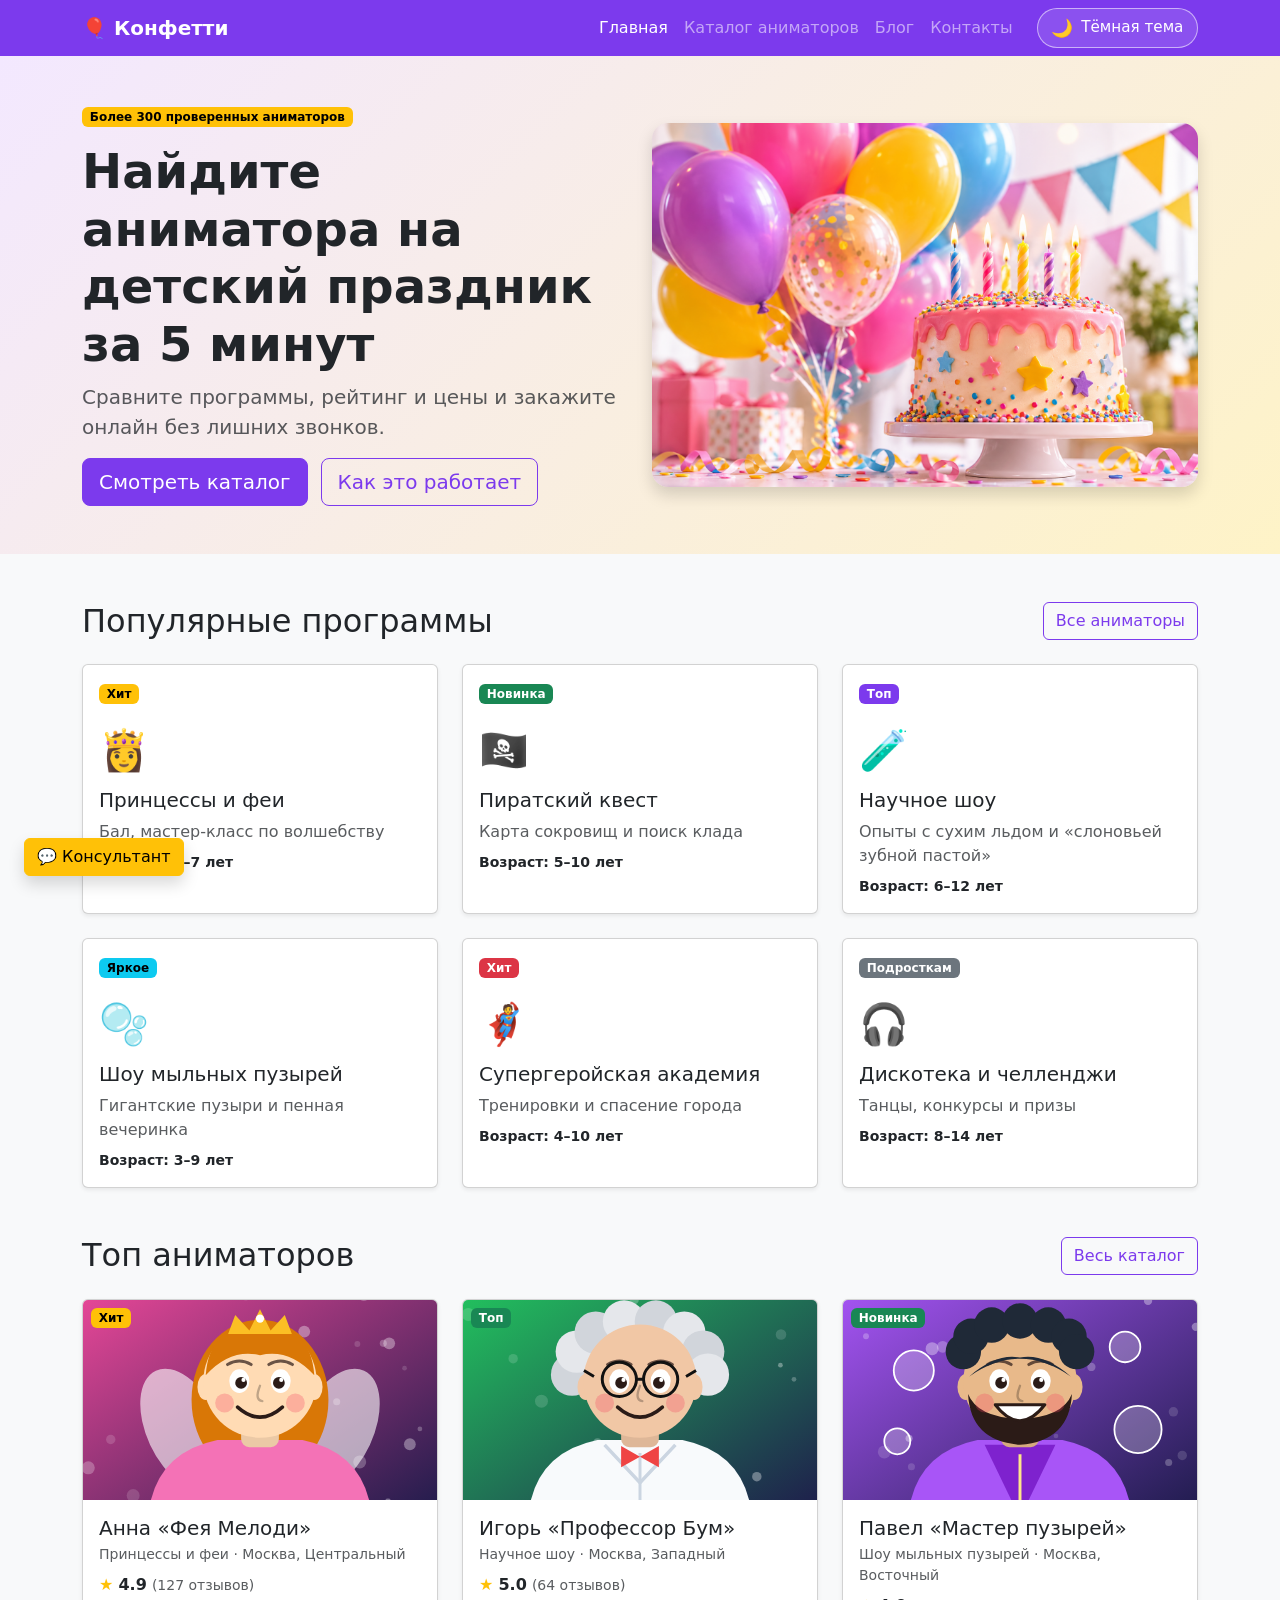
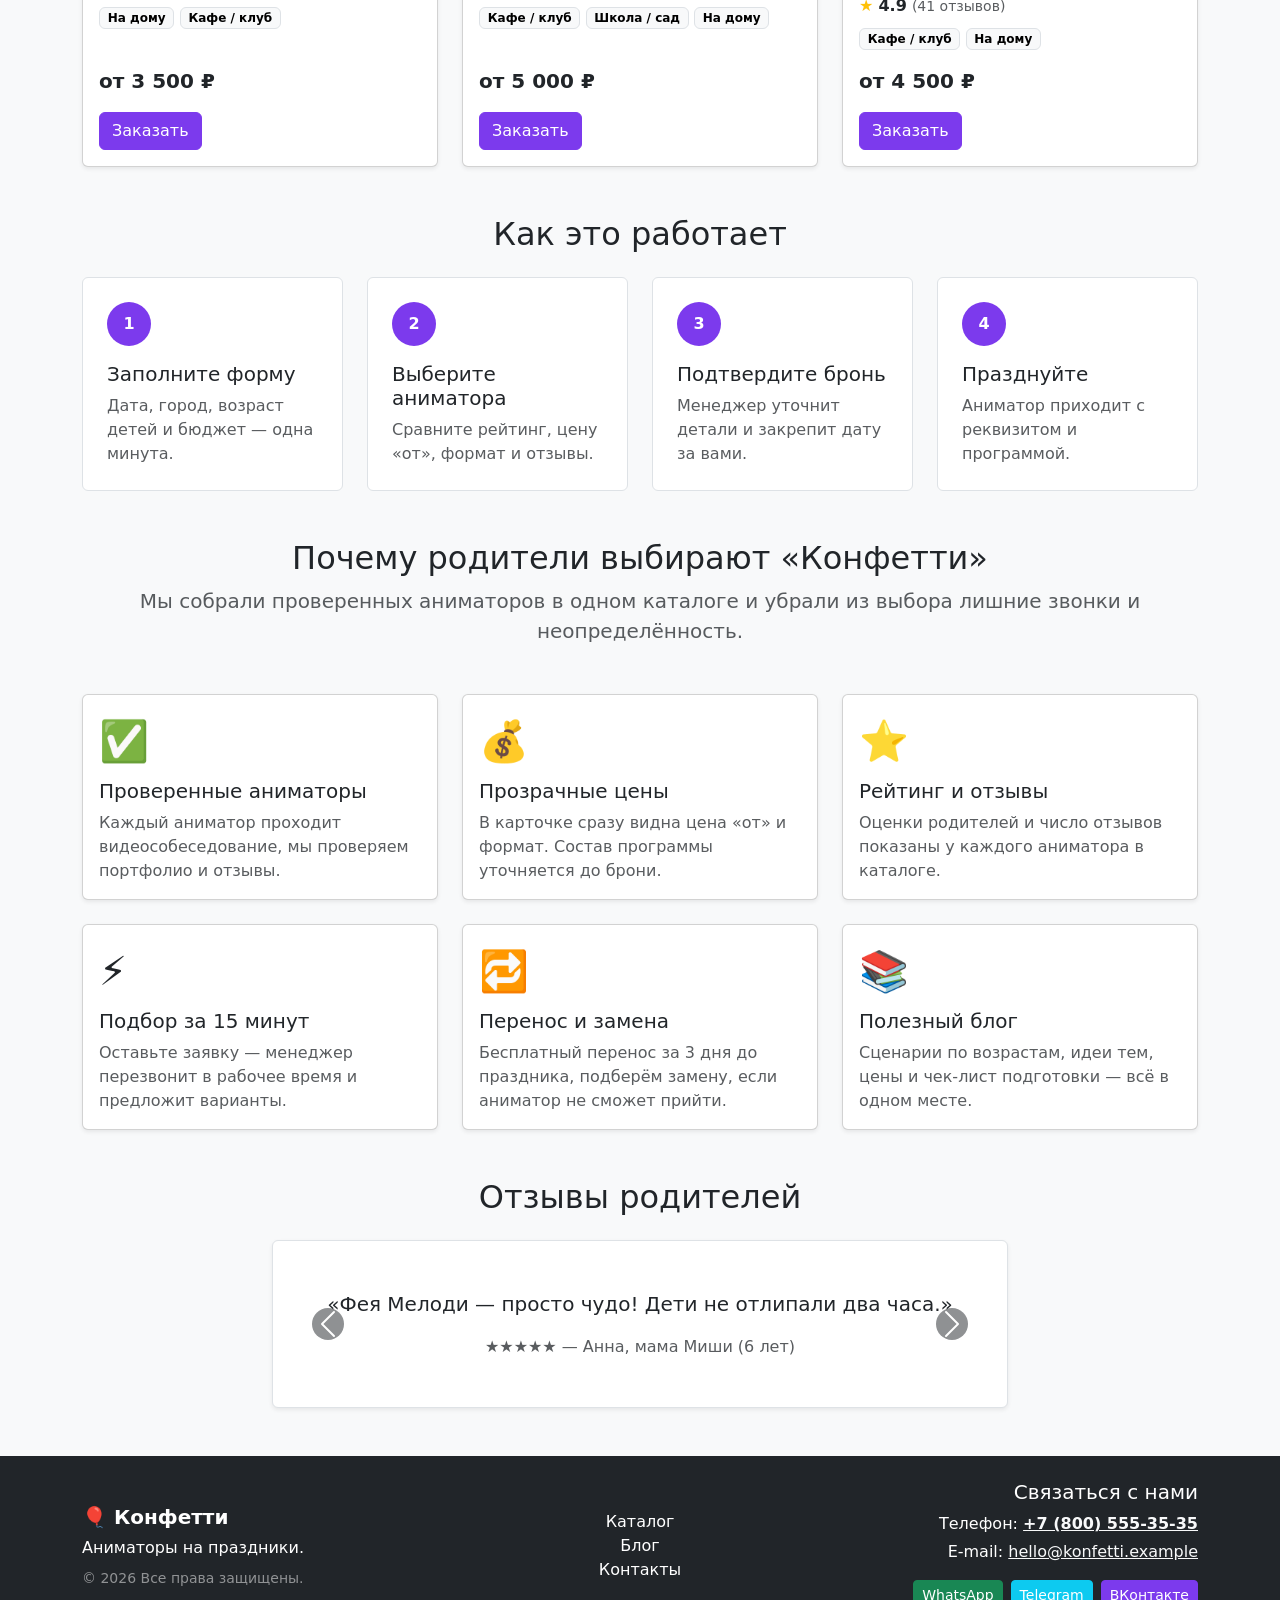
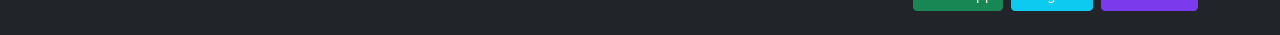
<file: index.html>
<!DOCTYPE html>
<html lang="ru">
  <head>
    <meta charset="UTF-8">
    <meta name="viewport" content="width=device-width, initial-scale=1.0">
    <title>Конфетти — аниматоры на детский праздник: найм и бронь онлайн</title>
    <meta
      name="description"
      content="Каталог проверенных аниматоров на день рождения: рейтинг, цена от, формат программы. Подберите аниматора и оставьте заявку за 5 минут."
    >
    <meta
      property="og:title"
      content="Конфетти — аниматоры на детский праздник: найм и бронь онлайн"
    >
    <meta
      property="og:description"
      content="Каталог проверенных аниматоров на день рождения: рейтинг, цена от, формат программы. Подберите аниматора и оставьте заявку за 5 минут."
    >
    <meta property="og:type" content="website">
    <link
      href="https://cdn.jsdelivr.net/npm/bootstrap@5.3.8/dist/css/bootstrap.min.css"
      rel="stylesheet"
    >
    <link
      rel="icon"
      href="data:image/svg+xml,%3Csvg xmlns='http://www.w3.org/2000/svg' viewBox='0 0 100 100'%3E%3Ctext y='.9em' font-size='90'%3E🎈%3C/text%3E%3C/svg%3E"
    >
    <link rel="stylesheet" href="css/custom.css">
  </head>
  <body class="bg-light">
    <a class="visually-hidden-focusable" href="#main">Перейти к содержимому</a>

    <nav class="navbar navbar-expand-lg navbar-dark bg-primary sticky-top">
      <div class="container">
        <a class="navbar-brand fw-bold" href="index.html">🎈 Конфетти</a>
        <button
          class="navbar-toggler"
          type="button"
          data-bs-toggle="collapse"
          data-bs-target="#mainNavbar"
          aria-controls="mainNavbar"
          aria-expanded="false"
          aria-label="Переключить навигацию"
        >
          <span class="navbar-toggler-icon"></span>
        </button>
        <div class="collapse navbar-collapse" id="mainNavbar">
          <ul class="navbar-nav ms-auto align-items-lg-center">
            <li class="nav-item">
              <a class="nav-link active" aria-current="page" href="index.html">Главная</a>
            </li>
            <li class="nav-item">
              <a class="nav-link" href="catalog.html">Каталог аниматоров</a>
            </li>
            <li class="nav-item">
              <a class="nav-link" href="blog.html">Блог</a>
            </li>
            <li class="nav-item">
              <a class="nav-link" href="contacts.html">Контакты</a>
            </li>
            <li class="nav-item ms-lg-3 mt-2 mt-lg-0">
              <button id="themeToggle" class="theme-toggle" type="button"
                aria-label="Включить тёмную тему" aria-pressed="false">
                <span class="theme-icon" aria-hidden="true">🌙</span>
                <span class="d-none d-xl-inline">Тёмная тема</span>
              </button>
            </li>
          </ul>
        </div>
      </div>
    </nav>

    <header class="hero py-5">
      <div class="container">
        <div class="row align-items-center g-4">
          <div class="col-12 col-lg-6">
            <span class="badge text-bg-warning mb-3">Более 300 проверенных аниматоров</span>
            <h1 class="display-5 fw-bold">Найдите аниматора на детский праздник за 5 минут</h1>
            <p class="lead text-muted">
              Сравните программы, рейтинг и цены и закажите онлайн без лишних звонков.
            </p>
            <a class="btn btn-primary btn-lg me-2" href="catalog.html">Смотреть каталог</a>
            <a class="btn btn-outline-primary btn-lg" href="#how">Как это работает</a>
          </div>
          <div class="col-12 col-lg-6">
            <img
              src="images/cake.png"
              class="img-fluid rounded-4 shadow"
              width="800"
              height="520"
              alt="Воздушные шары и праздничный торт"
            >
          </div>
        </div>
      </div>
    </header>
    <main id="main">

      <section class="container my-5">
        <div class="d-flex justify-content-between align-items-center mb-4">
          <h2 class="mb-0">Популярные программы</h2>
          <a class="btn btn-outline-primary" href="catalog.html">Все аниматоры</a>
        </div>
        <div class="row g-4">
          <div class="col-12 col-md-6 col-lg-4">
            <div class="card h-100 shadow-sm">
              <div class="card-body">
                <span class="badge text-bg-warning mb-3">Хит</span>
                <div class="fs-1">👸</div>
                <h3 class="h5 mt-2">Принцессы и феи</h3>
                <p class="text-muted mb-2">Бал, мастер-класс по волшебству</p>
                <p class="small fw-semibold mb-0">Возраст: 3–7 лет</p>
              </div>
            </div>
          </div>
          <div class="col-12 col-md-6 col-lg-4">
            <div class="card h-100 shadow-sm">
              <div class="card-body">
                <span class="badge text-bg-success mb-3">Новинка</span>
                <div class="fs-1">🏴‍☠️</div>
                <h3 class="h5 mt-2">Пиратский квест</h3>
                <p class="text-muted mb-2">Карта сокровищ и поиск клада</p>
                <p class="small fw-semibold mb-0">Возраст: 5–10 лет</p>
              </div>
            </div>
          </div>
          <div class="col-12 col-md-6 col-lg-4">
            <div class="card h-100 shadow-sm">
              <div class="card-body">
                <span class="badge text-bg-primary mb-3">Топ</span>
                <div class="fs-1">🧪</div>
                <h3 class="h5 mt-2">Научное шоу</h3>
                <p class="text-muted mb-2">Опыты с сухим льдом и «слоновьей зубной пастой»</p>
                <p class="small fw-semibold mb-0">Возраст: 6–12 лет</p>
              </div>
            </div>
          </div>
          <div class="col-12 col-md-6 col-lg-4">
            <div class="card h-100 shadow-sm">
              <div class="card-body">
                <span class="badge text-bg-info mb-3">Яркое</span>
                <div class="fs-1">🫧</div>
                <h3 class="h5 mt-2">Шоу мыльных пузырей</h3>
                <p class="text-muted mb-2">Гигантские пузыри и пенная вечеринка</p>
                <p class="small fw-semibold mb-0">Возраст: 3–9 лет</p>
              </div>
            </div>
          </div>
          <div class="col-12 col-md-6 col-lg-4">
            <div class="card h-100 shadow-sm">
              <div class="card-body">
                <span class="badge text-bg-danger mb-3">Хит</span>
                <div class="fs-1">🦸</div>
                <h3 class="h5 mt-2">Супергеройская академия</h3>
                <p class="text-muted mb-2">Тренировки и спасение города</p>
                <p class="small fw-semibold mb-0">Возраст: 4–10 лет</p>
              </div>
            </div>
          </div>
          <div class="col-12 col-md-6 col-lg-4">
            <div class="card h-100 shadow-sm">
              <div class="card-body">
                <span class="badge text-bg-secondary mb-3">Подросткам</span>
                <div class="fs-1">🎧</div>
                <h3 class="h5 mt-2">Дискотека и челленджи</h3>
                <p class="text-muted mb-2">Танцы, конкурсы и призы</p>
                <p class="small fw-semibold mb-0">Возраст: 8–14 лет</p>
              </div>
            </div>
          </div>
        </div>
      </section>

      <section class="container my-5">
        <div class="d-flex justify-content-between align-items-center mb-4">
          <h2 class="mb-0">Топ аниматоров</h2>
          <a class="btn btn-outline-primary" href="catalog.html">Весь каталог</a>
        </div>
        <div class="row g-4">
          <div class="col-12 col-md-6 col-lg-4">
            <div class="card h-100 shadow-sm">
              <div class="position-relative">
                <img
                  src="images/anna.svg"
                  class="card-img-top"
                  width="600"
                  height="400"
                  alt="Аниматор Анна «Фея Мелоди»: Принцессы и феи"
                  loading="lazy"
                >
                <span class="badge text-bg-warning position-absolute top-0 start-0 m-2">Хит</span>
              </div>
              <div class="card-body d-flex flex-column">
                <h3 class="h5 card-title mb-1">Анна «Фея Мелоди»</h3>
                <p class="text-muted small mb-2">Принцессы и феи · Москва, Центральный</p>
                <p class="mb-2">
                  <span class="text-warning">★</span>
                  <strong>4.9</strong>
                  <span class="text-muted small">(127 отзывов)</span>
                </p>
                <p class="mb-3">
                  <span class="badge text-bg-light border">На дому</span>
                  <span class="badge text-bg-light border">Кафе / клуб</span>
                </p>
                <p class="fw-bold fs-5 mt-auto">от 3 500 ₽</p>
                <div class="d-flex gap-2">
                  <a class="btn btn-primary" href="contacts.html#order">Заказать</a>
                </div>
              </div>
            </div>
          </div>
          <div class="col-12 col-md-6 col-lg-4">
            <div class="card h-100 shadow-sm">
              <div class="position-relative">
                <img
                  src="images/igor.svg"
                  class="card-img-top"
                  width="600"
                  height="400"
                  alt="Аниматор Игорь «Профессор Бум»: Научное шоу"
                  loading="lazy"
                >
                <span class="badge text-bg-success position-absolute top-0 start-0 m-2">Топ</span>
              </div>
              <div class="card-body d-flex flex-column">
                <h3 class="h5 card-title mb-1">Игорь «Профессор Бум»</h3>
                <p class="text-muted small mb-2">Научное шоу · Москва, Западный</p>
                <p class="mb-2">
                  <span class="text-warning">★</span>
                  <strong>5.0</strong>
                  <span class="text-muted small">(64 отзывов)</span>
                </p>
                <p class="mb-3">
                  <span class="badge text-bg-light border">Кафе / клуб</span>
                  <span class="badge text-bg-light border">Школа / сад</span>
                  <span class="badge text-bg-light border">На дому</span>
                </p>
                <p class="fw-bold fs-5 mt-auto">от 5 000 ₽</p>
                <div class="d-flex gap-2">
                  <a class="btn btn-primary" href="contacts.html#order">Заказать</a>
                </div>
              </div>
            </div>
          </div>
          <div class="col-12 col-md-6 col-lg-4">
            <div class="card h-100 shadow-sm">
              <div class="position-relative">
                <img
                  src="images/pavel.svg"
                  class="card-img-top"
                  width="600"
                  height="400"
                  alt="Аниматор Павел «Мастер пузырей»: Шоу мыльных пузырей"
                  loading="lazy"
                >
                <span class="badge text-bg-success position-absolute top-0 start-0 m-2">
                  Новинка
                </span>
              </div>
              <div class="card-body d-flex flex-column">
                <h3 class="h5 card-title mb-1">Павел «Мастер пузырей»</h3>
                <p class="text-muted small mb-2">Шоу мыльных пузырей · Москва, Восточный</p>
                <p class="mb-2">
                  <span class="text-warning">★</span>
                  <strong>4.9</strong>
                  <span class="text-muted small">(41 отзывов)</span>
                </p>
                <p class="mb-3">
                  <span class="badge text-bg-light border">Кафе / клуб</span>
                  <span class="badge text-bg-light border">На дому</span>
                </p>
                <p class="fw-bold fs-5 mt-auto">от 4 500 ₽</p>
                <div class="d-flex gap-2">
                  <a class="btn btn-primary" href="contacts.html#order">Заказать</a>
                </div>
              </div>
            </div>
          </div>
        </div>
      </section>

      <section class="container my-5" id="how">
        <h2 class="text-center mb-4">Как это работает</h2>
        <div class="row g-4">
          <div class="col-12 col-md-6 col-lg-3">
            <div class="p-4 border rounded h-100 bg-white">
              <div class="step-num mb-3">1</div>
              <h3 class="h5">Заполните форму</h3>
              <p class="mb-0 text-muted">Дата, город, возраст детей и бюджет — одна минута.</p>
            </div>
          </div>
          <div class="col-12 col-md-6 col-lg-3">
            <div class="p-4 border rounded h-100 bg-white">
              <div class="step-num mb-3">2</div>
              <h3 class="h5">Выберите аниматора</h3>
              <p class="mb-0 text-muted">Сравните рейтинг, цену «от», формат и отзывы.</p>
            </div>
          </div>
          <div class="col-12 col-md-6 col-lg-3">
            <div class="p-4 border rounded h-100 bg-white">
              <div class="step-num mb-3">3</div>
              <h3 class="h5">Подтвердите бронь</h3>
              <p class="mb-0 text-muted">Менеджер уточнит детали и закрепит дату за вами.</p>
            </div>
          </div>
          <div class="col-12 col-md-6 col-lg-3">
            <div class="p-4 border rounded h-100 bg-white">
              <div class="step-num mb-3">4</div>
              <h3 class="h5">Празднуйте</h3>
              <p class="mb-0 text-muted">Аниматор приходит с реквизитом и программой.</p>
            </div>
          </div>
        </div>
      </section>

      <section class="container my-5" id="advantages">
        <header class="text-center mb-5">
          <h2>Почему родители выбирают «Конфетти»</h2>
          <p class="lead text-muted mb-0">
            Мы собрали проверенных аниматоров в одном каталоге и убрали из выбора лишние звонки и
            неопределённость.
          </p>
        </header>
        <div class="row g-4">
          <div class="col-12 col-md-6 col-lg-4">
            <div class="card h-100 shadow-sm">
              <div class="card-body">
                <div class="fs-1">✅</div>
                <h3 class="h5 mt-2">Проверенные аниматоры</h3>
                <p class="text-muted mb-0">
                  Каждый аниматор проходит видеособеседование, мы проверяем портфолио и отзывы.
                </p>
              </div>
            </div>
          </div>
          <div class="col-12 col-md-6 col-lg-4">
            <div class="card h-100 shadow-sm">
              <div class="card-body">
                <div class="fs-1">💰</div>
                <h3 class="h5 mt-2">Прозрачные цены</h3>
                <p class="text-muted mb-0">
                  В карточке сразу видна цена «от» и формат. Состав программы уточняется до брони.
                </p>
              </div>
            </div>
          </div>
          <div class="col-12 col-md-6 col-lg-4">
            <div class="card h-100 shadow-sm">
              <div class="card-body">
                <div class="fs-1">⭐</div>
                <h3 class="h5 mt-2">Рейтинг и отзывы</h3>
                <p class="text-muted mb-0">
                  Оценки родителей и число отзывов показаны у каждого аниматора в каталоге.
                </p>
              </div>
            </div>
          </div>
          <div class="col-12 col-md-6 col-lg-4">
            <div class="card h-100 shadow-sm">
              <div class="card-body">
                <div class="fs-1">⚡</div>
                <h3 class="h5 mt-2">Подбор за 15 минут</h3>
                <p class="text-muted mb-0">
                  Оставьте заявку — менеджер перезвонит в рабочее время и предложит варианты.
                </p>
              </div>
            </div>
          </div>
          <div class="col-12 col-md-6 col-lg-4">
            <div class="card h-100 shadow-sm">
              <div class="card-body">
                <div class="fs-1">🔁</div>
                <h3 class="h5 mt-2">Перенос и замена</h3>
                <p class="text-muted mb-0">
                  Бесплатный перенос за 3 дня до праздника, подберём замену, если аниматор не сможет
                  прийти.
                </p>
              </div>
            </div>
          </div>
          <div class="col-12 col-md-6 col-lg-4">
            <div class="card h-100 shadow-sm">
              <div class="card-body">
                <div class="fs-1">📚</div>
                <h3 class="h5 mt-2">Полезный блог</h3>
                <p class="text-muted mb-0">
                  Сценарии по возрастам, идеи тем, цены и чек-лист подготовки — всё в одном месте.
                </p>
              </div>
            </div>
          </div>
        </div>
      </section>

      <section class="container my-5">
        <h2 class="text-center mb-4">Отзывы родителей</h2>
        <div class="row justify-content-center">
          <div class="col-12 col-lg-8">
            <div
              id="reviews"
              class="carousel slide bg-white border rounded shadow-sm"
              data-bs-ride="carousel"
            >
              <div class="carousel-inner">
                <div class="carousel-item active">
                  <div class="p-5 text-center">
                    <p class="fs-5 mb-3">«Фея Мелоди — просто чудо! Дети не отлипали два часа.»</p>
                    <p class="text-muted mb-0">★★★★★ — Анна, мама Миши (6 лет)</p>
                  </div>
                </div>
                <div class="carousel-item">
                  <div class="p-5 text-center">
                    <p class="fs-5 mb-3">
                      «Пиратский квест прошёл на одном дыхании, всё чётко по времени.»
                    </p>
                    <p class="text-muted mb-0">★★★★★ — Сергей, папа близнецов</p>
                  </div>
                </div>
                <div class="carousel-item">
                  <div class="p-5 text-center">
                    <p class="fs-5 mb-3">«Научное шоу в саду — восторг у детей и у взрослых.»</p>
                    <p class="text-muted mb-0">★★★★★ — Ирина, воспитатель</p>
                  </div>
                </div>
              </div>
              <button
                class="carousel-control-prev"
                type="button"
                data-bs-target="#reviews"
                data-bs-slide="prev"
              >
                <span
                  class="carousel-control-prev-icon bg-dark rounded-circle p-3"
                  aria-hidden="true"
                ></span>
                <span class="visually-hidden">Назад</span>
              </button>
              <button
                class="carousel-control-next"
                type="button"
                data-bs-target="#reviews"
                data-bs-slide="next"
              >
                <span
                  class="carousel-control-next-icon bg-dark rounded-circle p-3"
                  aria-hidden="true"
                ></span>
                <span class="visually-hidden">Вперёд</span>
              </button>
            </div>
          </div>
        </div>
      </section>
    </main>

    <footer class="bg-dark text-white py-4 mt-5">
      <div class="container">
        <div class="row align-items-center g-4">
          <div class="col-12 col-md-4">
            <a
              class="fw-bold fs-5 text-white text-decoration-none"
              href="index.html"
            >🎈 Конфетти</a>
            <p class="mb-2 mt-1">Аниматоры на праздники.</p>
            <p class="mb-0 small text-white-50">&copy; 2026 Все права защищены.</p>
          </div>
          <nav class="col-12 col-md-4 text-md-center" aria-label="Навигация в подвале">
            <ul class="list-unstyled mb-0">
              <li><a class="text-white text-decoration-none" href="catalog.html">Каталог</a></li>
              <li><a class="text-white text-decoration-none" href="blog.html">Блог</a></li>
              <li><a class="text-white text-decoration-none" href="contacts.html">Контакты</a></li>
            </ul>
          </nav>
          <div class="col-12 col-md-4 text-md-end">
            <h2 class="h5">Связаться с нами</h2>
            <p class="mb-1">
              Телефон: <a href="tel:+78005553535" class="fw-bold link-light">+7 (800) 555-35-35</a>
            </p>
            <p class="mb-3">
              E-mail: <a href="mailto:hello@konfetti.example" class="link-light">
                hello@konfetti.example</a>
            </p>
            <div class="d-flex flex-wrap gap-2 justify-content-md-end">
              <a class="btn btn-success btn-sm" href="#" aria-label="WhatsApp">WhatsApp</a>
              <a class="btn btn-info btn-sm text-white" href="#" aria-label="Telegram">Telegram</a>
              <a class="btn btn-primary btn-sm" href="#" aria-label="ВКонтакте">ВКонтакте</a>
            </div>
          </div>
        </div>
      </div>
    </footer>

    <button
      class="to-top"
      id="toTop"
      type="button"
      aria-label="Наверх"
      title="Наверх"
    >
      <span aria-hidden="true">&uarr;</span>
    </button>
    <script src="https://cdn.jsdelivr.net/npm/bootstrap@5.3.8/dist/js/bootstrap.bundle.min.js"></script>
    <script src="js/main.js"></script>
  </body>
</html>
</file>
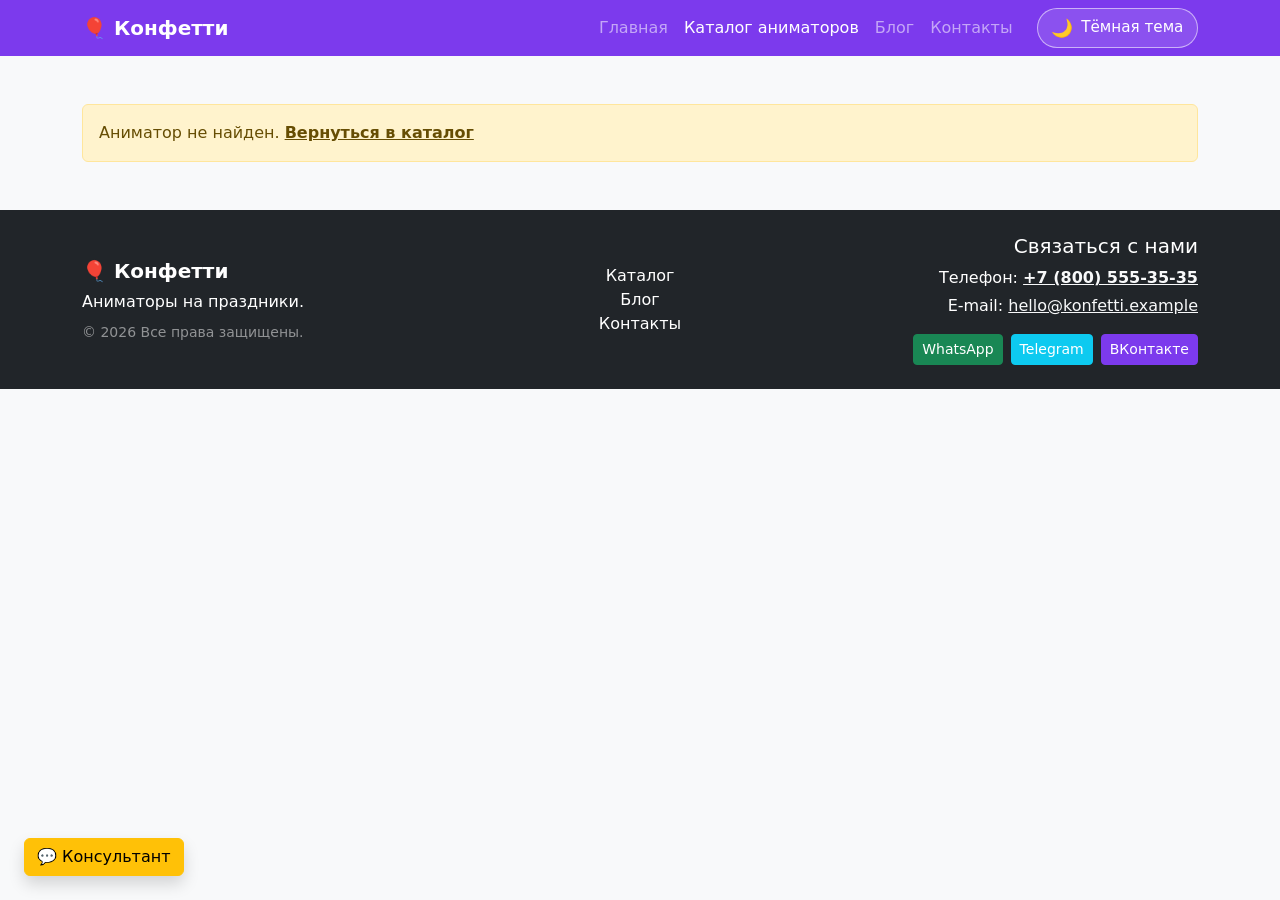
<file: animator.html>
<!DOCTYPE html>
<html lang="ru">
  <head>
    <meta charset="UTF-8">
    <meta name="viewport" content="width=device-width, initial-scale=1.0">
    <title>Страница аниматора — Конфетти</title>
    <meta
      name="description"
      content="Профиль аниматора: программы, цена, формат и отзывы родителей."
    >
    <meta property="og:title" content="Страница аниматора — Конфетти">
    <meta
      property="og:description"
      content="Профиль аниматора: программы, цена, формат и отзывы родителей."
    >
    <meta property="og:type" content="website">
    <link
      href="https://cdn.jsdelivr.net/npm/bootstrap@5.3.8/dist/css/bootstrap.min.css"
      rel="stylesheet"
    >
    <link
      rel="icon"
      href="data:image/svg+xml,%3Csvg xmlns='http://www.w3.org/2000/svg' viewBox='0 0 100 100'%3E%3Ctext y='.9em' font-size='90'%3E🎈%3C/text%3E%3C/svg%3E"
    >
    <link rel="stylesheet" href="css/custom.css">
  </head>
  <body class="bg-light">
    <a class="visually-hidden-focusable" href="#main">Перейти к содержимому</a>

    <nav class="navbar navbar-expand-lg navbar-dark bg-primary sticky-top">
      <div class="container">
        <a class="navbar-brand fw-bold" href="index.html">🎈 Конфетти</a>
        <button
          class="navbar-toggler"
          type="button"
          data-bs-toggle="collapse"
          data-bs-target="#mainNavbar"
          aria-controls="mainNavbar"
          aria-expanded="false"
          aria-label="Переключить навигацию"
        >
          <span class="navbar-toggler-icon"></span>
        </button>
        <div class="collapse navbar-collapse" id="mainNavbar">
          <ul class="navbar-nav ms-auto align-items-lg-center">
            <li class="nav-item">
              <a class="nav-link" href="index.html">Главная</a>
            </li>
            <li class="nav-item">
              <a class="nav-link active" aria-current="page" href="catalog.html">
                Каталог аниматоров
              </a>
            </li>
            <li class="nav-item">
              <a class="nav-link" href="blog.html">Блог</a>
            </li>
            <li class="nav-item">
              <a class="nav-link" href="contacts.html">Контакты</a>
            </li>
            <li class="nav-item ms-lg-3 mt-2 mt-lg-0">
              <button id="themeToggle" class="theme-toggle" type="button"
                aria-label="Включить тёмную тему" aria-pressed="false">
                <span class="theme-icon" aria-hidden="true">🌙</span>
                <span class="d-none d-xl-inline">Тёмная тема</span>
              </button>
            </li>
          </ul>
        </div>
      </div>
    </nav>
    <main id="main" class="container my-5">
      <div id="animator-root">
        <noscript>
          <div class="alert alert-warning" role="alert">
            Для просмотра страницы аниматора включите JavaScript.
          </div>
        </noscript>
      </div>
    </main>

    <footer class="bg-dark text-white py-4 mt-5">
      <div class="container">
        <div class="row align-items-center g-4">
          <div class="col-12 col-md-4">
            <a
              class="fw-bold fs-5 text-white text-decoration-none"
              href="index.html"
            >🎈 Конфетти</a>
            <p class="mb-2 mt-1">Аниматоры на праздники.</p>
            <p class="mb-0 small text-white-50">&copy; 2026 Все права защищены.</p>
          </div>
          <nav class="col-12 col-md-4 text-md-center" aria-label="Навигация в подвале">
            <ul class="list-unstyled mb-0">
              <li><a class="text-white text-decoration-none" href="catalog.html">Каталог</a></li>
              <li><a class="text-white text-decoration-none" href="blog.html">Блог</a></li>
              <li><a class="text-white text-decoration-none" href="contacts.html">Контакты</a></li>
            </ul>
          </nav>
          <div class="col-12 col-md-4 text-md-end">
            <h2 class="h5">Связаться с нами</h2>
            <p class="mb-1">
              Телефон: <a href="tel:+78005553535" class="fw-bold link-light">+7 (800) 555-35-35</a>
            </p>
            <p class="mb-3">
              E-mail: <a href="mailto:hello@konfetti.example" class="link-light">
                hello@konfetti.example</a>
            </p>
            <div class="d-flex flex-wrap gap-2 justify-content-md-end">
              <a class="btn btn-success btn-sm" href="#" aria-label="WhatsApp">WhatsApp</a>
              <a class="btn btn-info btn-sm text-white" href="#" aria-label="Telegram">Telegram</a>
              <a class="btn btn-primary btn-sm" href="#" aria-label="ВКонтакте">ВКонтакте</a>
            </div>
          </div>
        </div>
      </div>
    </footer>

    <button
      class="to-top"
      id="toTop"
      type="button"
      aria-label="Наверх"
      title="Наверх"
    >
      <span aria-hidden="true">&uarr;</span>
    </button>
    <script src="https://cdn.jsdelivr.net/npm/bootstrap@5.3.8/dist/js/bootstrap.bundle.min.js"></script>
    <script src="js/main.js"></script>
    <script src="js/animators-data.js"></script>
    <script src="js/animator.js"></script>
  </body>
</html>
</file>
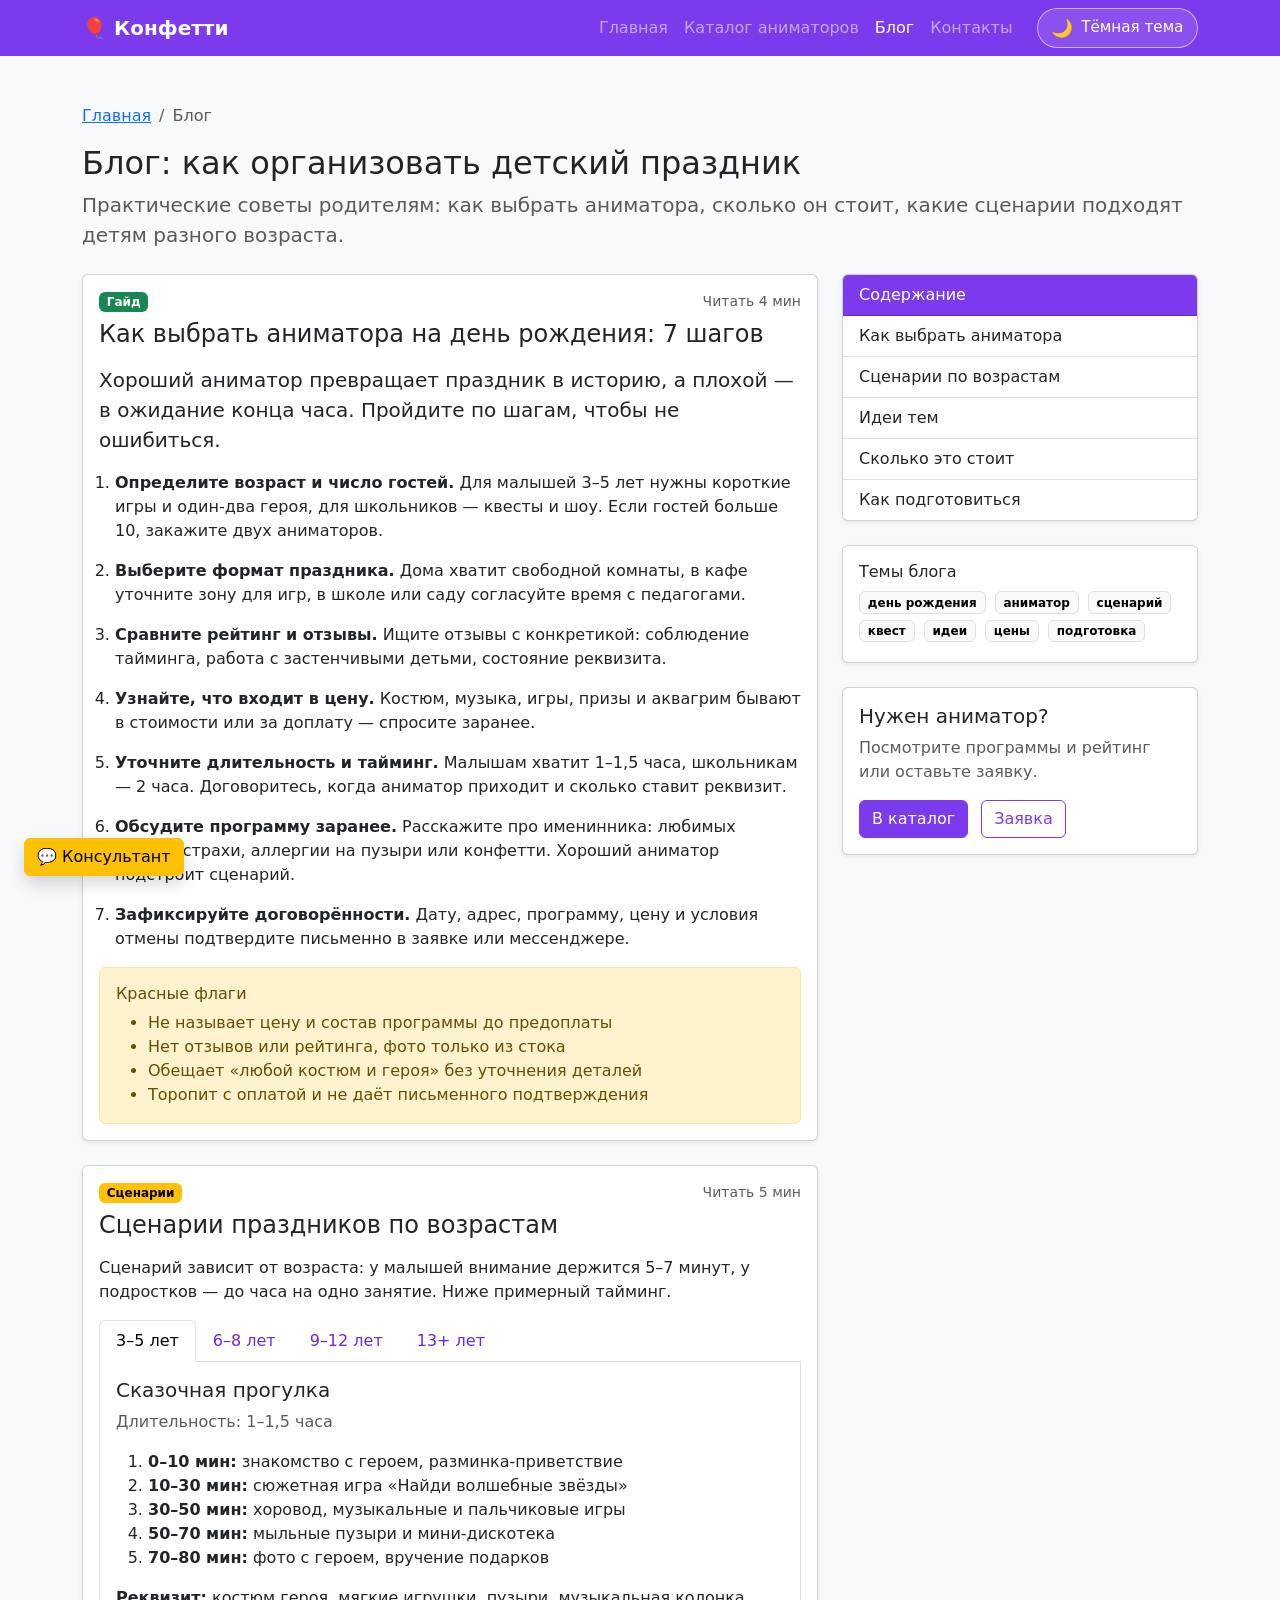
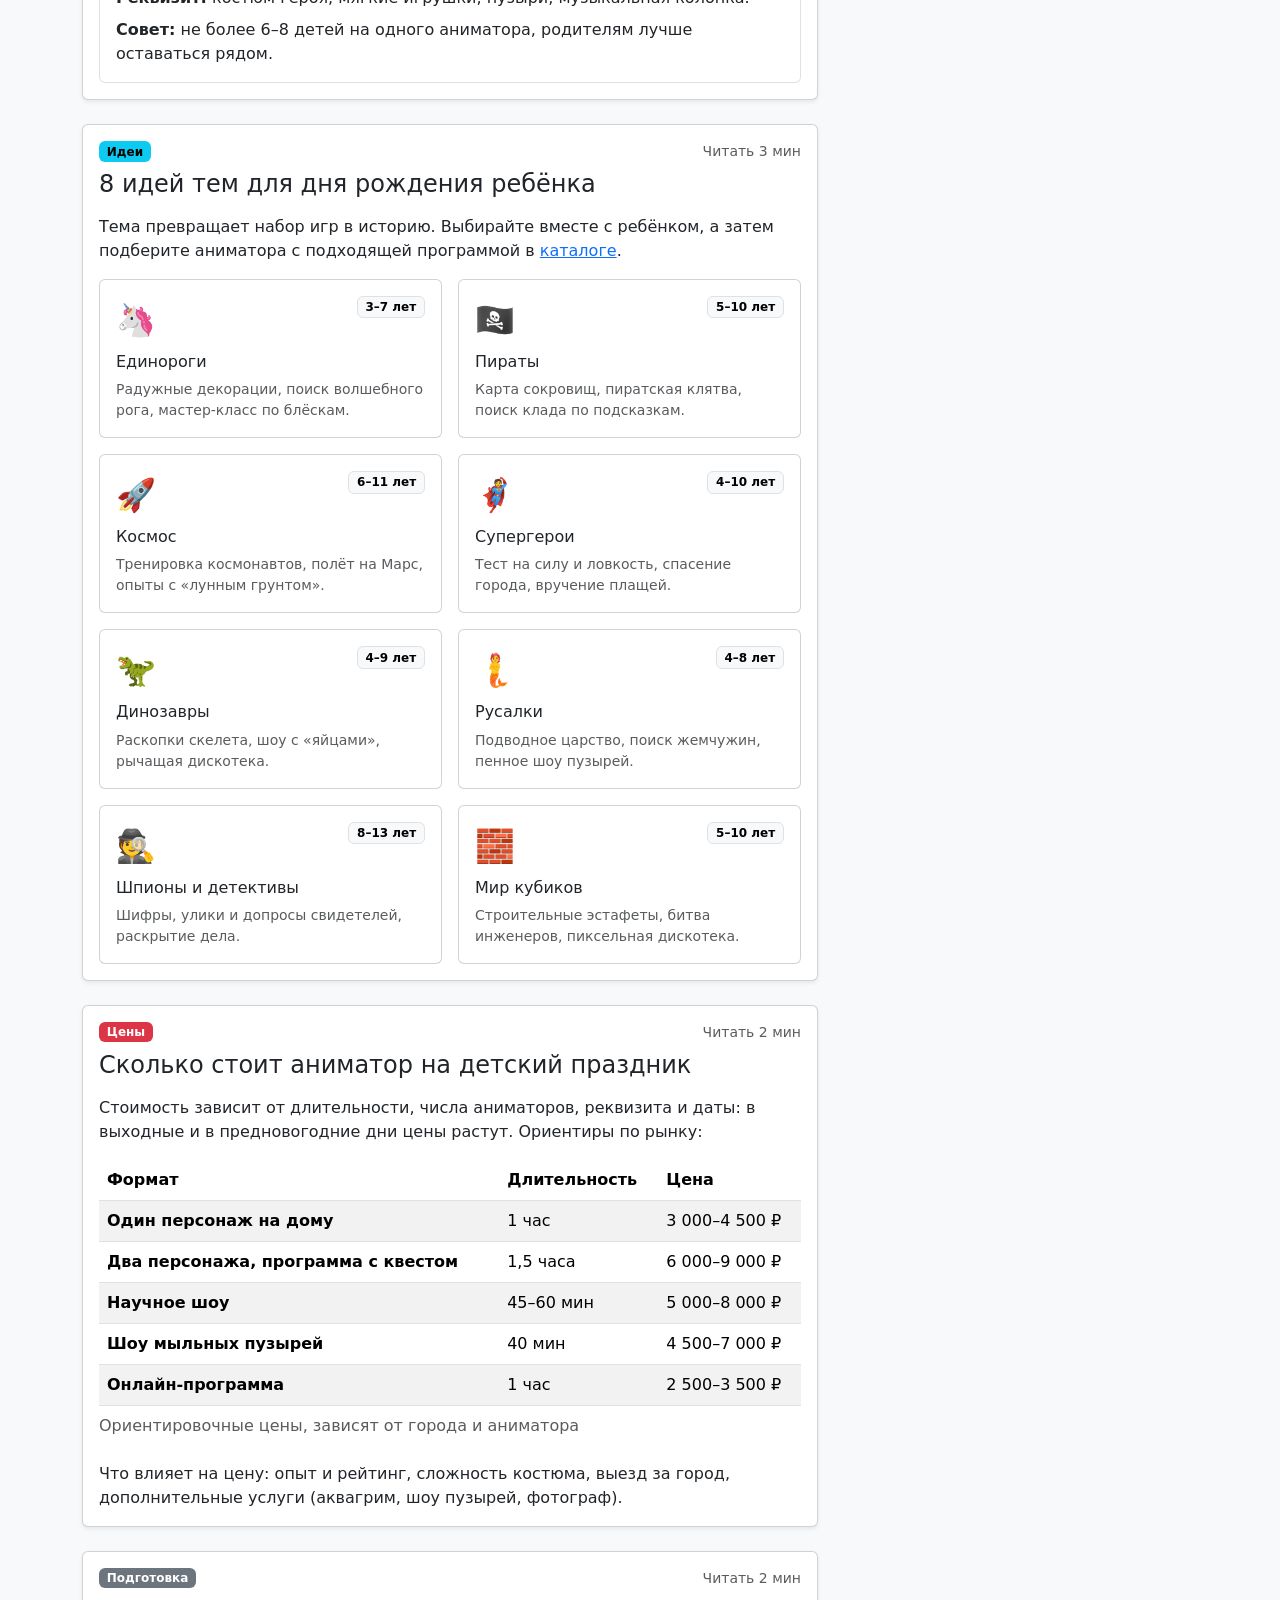
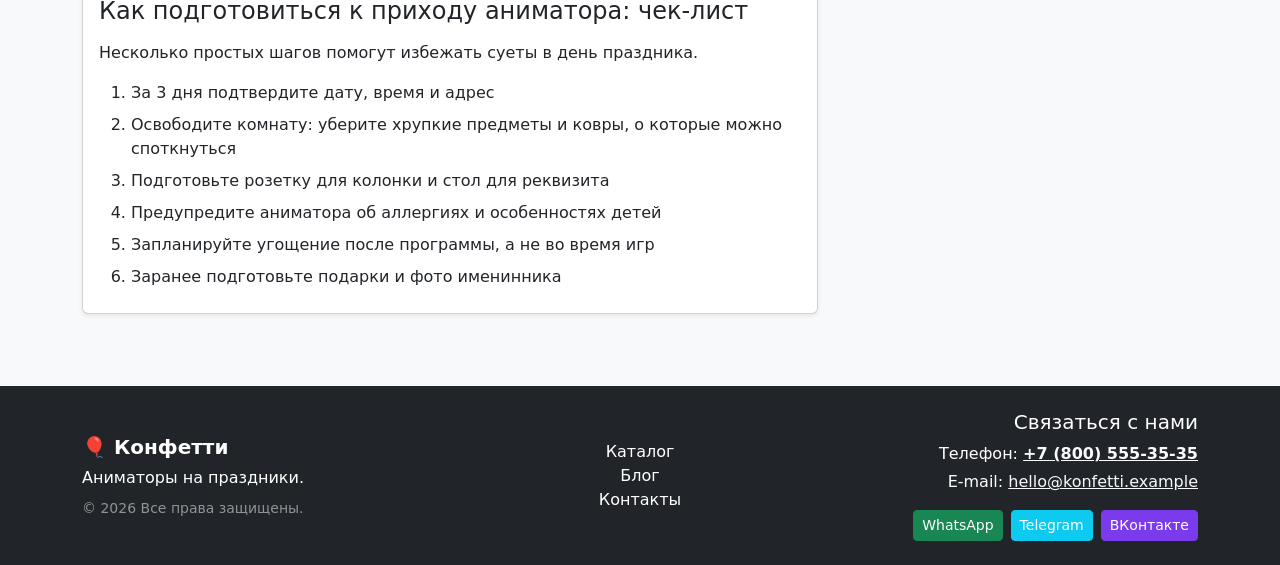
<file: blog.html>
<!DOCTYPE html>
<html lang="ru">
  <head>
    <meta charset="UTF-8">
    <meta name="viewport" content="width=device-width, initial-scale=1.0">
    <title>Как выбрать аниматора, цены и сценарии детского праздника — блог Конфетти</title>
    <meta
      name="description"
      content="Гайд по выбору аниматора, ориентировочные цены, сценарии праздников для детей 3–13 лет, идеи тем и чек-лист подготовки."
    >
    <meta
      property="og:title"
      content="Как выбрать аниматора, цены и сценарии детского праздника — блог Конфетти"
    >
    <meta
      property="og:description"
      content="Гайд по выбору аниматора, ориентировочные цены, сценарии праздников для детей 3–13 лет, идеи тем и чек-лист подготовки."
    >
    <meta property="og:type" content="website">
    <link
      href="https://cdn.jsdelivr.net/npm/bootstrap@5.3.8/dist/css/bootstrap.min.css"
      rel="stylesheet"
    >
    <link
      rel="icon"
      href="data:image/svg+xml,%3Csvg xmlns='http://www.w3.org/2000/svg' viewBox='0 0 100 100'%3E%3Ctext y='.9em' font-size='90'%3E🎈%3C/text%3E%3C/svg%3E"
    >
    <link rel="stylesheet" href="css/custom.css">
    <script type="application/ld+json">
      {
        "@context": "https://schema.org",
        "@type": "Blog",
        "name": "Блог Конфетти",
        "description": "Как выбрать аниматора, сценарии праздников по возрастам, идеи тем и цены",
        "blogPost": [
          {
            "@type": "BlogPosting",
            "headline": "Как выбрать аниматора на день рождения: 7 шагов"
          },
          {
            "@type": "BlogPosting",
            "headline": "Сценарии праздников по возрастам"
          },
          {
            "@type": "BlogPosting",
            "headline": "Сколько стоит аниматор на детский праздник"
          }
        ]
      }
    </script>
  </head>
  <body class="bg-light">
    <a class="visually-hidden-focusable" href="#main">Перейти к содержимому</a>

    <nav class="navbar navbar-expand-lg navbar-dark bg-primary sticky-top">
      <div class="container">
        <a class="navbar-brand fw-bold" href="index.html">🎈 Конфетти</a>
        <button
          class="navbar-toggler"
          type="button"
          data-bs-toggle="collapse"
          data-bs-target="#mainNavbar"
          aria-controls="mainNavbar"
          aria-expanded="false"
          aria-label="Переключить навигацию"
        >
          <span class="navbar-toggler-icon"></span>
        </button>
        <div class="collapse navbar-collapse" id="mainNavbar">
          <ul class="navbar-nav ms-auto align-items-lg-center">
            <li class="nav-item">
              <a class="nav-link" href="index.html">Главная</a>
            </li>
            <li class="nav-item">
              <a class="nav-link" href="catalog.html">Каталог аниматоров</a>
            </li>
            <li class="nav-item">
              <a class="nav-link active" aria-current="page" href="blog.html">Блог</a>
            </li>
            <li class="nav-item">
              <a class="nav-link" href="contacts.html">Контакты</a>
            </li>
            <li class="nav-item ms-lg-3 mt-2 mt-lg-0">
              <button id="themeToggle" class="theme-toggle" type="button"
                aria-label="Включить тёмную тему" aria-pressed="false">
                <span class="theme-icon" aria-hidden="true">🌙</span>
                <span class="d-none d-xl-inline">Тёмная тема</span>
              </button>
            </li>
          </ul>
        </div>
      </div>
    </nav>
    <main id="main" class="container my-5">
      <nav aria-label="breadcrumb">
        <ol class="breadcrumb">
          <li class="breadcrumb-item">
            <a href="index.html">Главная</a>
          </li>
          <li class="breadcrumb-item active" aria-current="page">Блог</li>
        </ol>
      </nav>
      <h1 class="h2 mb-2">Блог: как организовать детский праздник</h1>
      <p class="lead text-muted mb-4">
        Практические советы родителям: как выбрать аниматора, сколько он стоит, какие сценарии
        подходят детям разного возраста.
      </p>
      <div class="row g-4">
        <div class="col-12 col-lg-8">
          <article class="card shadow-sm mb-4" id="how-to-choose">
            <div class="card-body">
              <div class="d-flex justify-content-between align-items-center mb-2">
                <span class="badge text-bg-success">Гайд</span>
                <span class="text-muted small">Читать 4 мин</span>
              </div>
              <h2 class="h4 mb-3">Как выбрать аниматора на день рождения: 7 шагов</h2>
              <p class="lead">
                Хороший аниматор превращает праздник в историю, а плохой — в ожидание конца часа.
                Пройдите по шагам, чтобы не ошибиться.
              </p>
              <ol class="ps-3">
                <li class="mb-3">
                  <strong>Определите возраст и число гостей.</strong> Для малышей 3–5 лет нужны короткие игры и один-два героя, для школьников — квесты и шоу. Если гостей больше 10, закажите двух аниматоров.
                </li>
                <li class="mb-3">
                  <strong>Выберите формат праздника.</strong> Дома хватит свободной комнаты, в кафе уточните зону для игр, в школе или саду согласуйте время с педагогами.
                </li>
                <li class="mb-3">
                  <strong>Сравните рейтинг и отзывы.</strong> Ищите отзывы с конкретикой: соблюдение тайминга, работа с застенчивыми детьми, состояние реквизита.
                </li>
                <li class="mb-3">
                  <strong>Узнайте, что входит в цену.</strong> Костюм, музыка, игры, призы и аквагрим бывают в стоимости или за доплату — спросите заранее.
                </li>
                <li class="mb-3">
                  <strong>Уточните длительность и тайминг.</strong> Малышам хватит 1–1,5 часа, школьникам — 2 часа. Договоритесь, когда аниматор приходит и сколько ставит реквизит.
                </li>
                <li class="mb-3">
                  <strong>Обсудите программу заранее.</strong> Расскажите про именинника: любимых героев, страхи, аллергии на пузыри или конфетти. Хороший аниматор подстроит сценарий.
                </li>
                <li class="mb-3">
                  <strong>Зафиксируйте договорённости.</strong> Дату, адрес, программу, цену и условия отмены подтвердите письменно в заявке или мессенджере.
                </li>
              </ol>
              <div class="alert alert-warning mb-0" role="alert">
                <h3 class="h6">Красные флаги</h3>
                <ul class="mb-0">
                  <li>Не называет цену и состав программы до предоплаты</li>
                  <li>Нет отзывов или рейтинга, фото только из стока</li>
                  <li>Обещает «любой костюм и героя» без уточнения деталей</li>
                  <li>Торопит с оплатой и не даёт письменного подтверждения</li>
                </ul>
              </div>
            </div>
          </article>

          <article class="card shadow-sm mb-4" id="scenarios">
            <div class="card-body">
              <div class="d-flex justify-content-between align-items-center mb-2">
                <span class="badge text-bg-warning">Сценарии</span>
                <span class="text-muted small">Читать 5 мин</span>
              </div>
              <h2 class="h4 mb-3">Сценарии праздников по возрастам</h2>
              <p>
                Сценарий зависит от возраста: у малышей внимание держится 5–7 минут, у подростков —
                до часа на одно занятие. Ниже примерный тайминг.
              </p>
              <ul class="nav nav-tabs" role="tablist">
                <li class="nav-item" role="presentation">
                  <button
                    class="nav-link active"
                    data-bs-toggle="tab"
                    data-bs-target="#a3"
                    type="button"
                    role="tab"
                    aria-controls="a3"
                    aria-selected="true"
                  >
                    3–5 лет
                  </button>
                </li>
                <li class="nav-item" role="presentation">
                  <button
                    class="nav-link"
                    data-bs-toggle="tab"
                    data-bs-target="#a6"
                    type="button"
                    role="tab"
                    aria-controls="a6"
                    aria-selected="false"
                  >
                    6–8 лет
                  </button>
                </li>
                <li class="nav-item" role="presentation">
                  <button
                    class="nav-link"
                    data-bs-toggle="tab"
                    data-bs-target="#a9"
                    type="button"
                    role="tab"
                    aria-controls="a9"
                    aria-selected="false"
                  >
                    9–12 лет
                  </button>
                </li>
                <li class="nav-item" role="presentation">
                  <button
                    class="nav-link"
                    data-bs-toggle="tab"
                    data-bs-target="#a13"
                    type="button"
                    role="tab"
                    aria-controls="a13"
                    aria-selected="false"
                  >
                    13+ лет
                  </button>
                </li>
              </ul>
              <div class="tab-content border border-top-0 rounded-bottom">
                <div class="tab-pane fade show active p-3" id="a3" role="tabpanel">
                  <h3 class="h5">Сказочная прогулка</h3>
                  <p class="text-muted">Длительность: 1–1,5 часа</p>
                  <ol>
                    <li><strong>0–10 мин:</strong> знакомство с героем, разминка-приветствие</li>
                    <li><strong>10–30 мин:</strong> сюжетная игра «Найди волшебные звёзды»</li>
                    <li><strong>30–50 мин:</strong> хоровод, музыкальные и пальчиковые игры</li>
                    <li><strong>50–70 мин:</strong> мыльные пузыри и мини-дискотека</li>
                    <li><strong>70–80 мин:</strong> фото с героем, вручение подарков</li>
                  </ol>
                  <p class="mb-2">
                    <strong>Реквизит:</strong> костюм героя, мягкие игрушки, пузыри, музыкальная колонка.
                  </p>
                  <p class="mb-0">
                    <strong>Совет:</strong> не более 6–8 детей на одного аниматора, родителям лучше оставаться рядом.
                  </p>
                </div>
                <div class="tab-pane fade p-3" id="a6" role="tabpanel">
                  <h3 class="h5">Квест «Тайна сокровищ»</h3>
                  <p class="text-muted">Длительность: 1,5–2 часа</p>
                  <ol>
                    <li><strong>0–10 мин:</strong> письмо от пирата и разделение на команды</li>
                    <li><strong>10–70 мин:</strong> 5 станций с заданиями и эстафетами</li>
                    <li><strong>70–90 мин:</strong> сбор частей карты и поиск клада</li>
                    <li><strong>90–110 мин:</strong> конкурс на лучший пиратский танец, дипломы</li>
                  </ol>
                  <p class="mb-2">
                    <strong>Реквизит:</strong> карта, сундук с призами, бандан и повязки, реквизит для станций.
                  </p>
                  <p class="mb-0">
                    <strong>Совет:</strong> готовьте простор: квесту нужна вся квартира или зал.
                  </p>
                </div>
                <div class="tab-pane fade p-3" id="a9" role="tabpanel">
                  <h3 class="h5">Научное шоу и лаборатория</h3>
                  <p class="text-muted">Длительность: 2 часа</p>
                  <ol>
                    <li>
                      <strong>0–25 мин:</strong> шоу опытов: сухой лёд, «слоновья зубная паста»
                    </li>
                    <li><strong>25–75 мин:</strong> дети проводят безопасные эксперименты</li>
                    <li><strong>75–100 мин:</strong> викторина по увиденному</li>
                    <li><strong>100–120 мин:</strong> награждение «изобретателей года»</li>
                  </ol>
                  <p class="mb-2">
                    <strong>Реквизит:</strong> халаты и очки, наборы для опытов, стол с влагостойким покрытием.
                  </p>
                  <p class="mb-0">
                    <strong>Совет:</strong> опыты с жидкостями проводите на кухне или на застеленном столе.
                  </p>
                </div>
                <div class="tab-pane fade p-3" id="a13" role="tabpanel">
                  <h3 class="h5">Дискотека и командный челлендж</h3>
                  <p class="text-muted">Длительность: 2–3 часа</p>
                  <ol>
                    <li><strong>0–30 мин:</strong> командообразующая мини-игра</li>
                    <li><strong>30–90 мин:</strong> челленджи, танцевальный баттл</li>
                    <li><strong>90–150 мин:</strong> фотозона, караоке, свободное общение</li>
                  </ol>
                  <p class="mb-2">
                    <strong>Реквизит:</strong> колонка, свет, фотозона, реквизит для челленджей.
                  </p>
                  <p class="mb-0">
                    <strong>Совет:</strong> не используйте «детские» конкурсы — подросткам нужны вызов и музыка.
                  </p>
                </div>
              </div>
            </div>
          </article>

          <article class="card shadow-sm mb-4" id="ideas">
            <div class="card-body">
              <div class="d-flex justify-content-between align-items-center mb-2">
                <span class="badge text-bg-info">Идеи</span>
                <span class="text-muted small">Читать 3 мин</span>
              </div>
              <h2 class="h4 mb-3">8 идей тем для дня рождения ребёнка</h2>
              <p>
                Тема превращает набор игр в историю. Выбирайте вместе с ребёнком, а затем подберите аниматора с подходящей программой в <a href="catalog.html">каталоге</a>.
              </p>
              <div class="row g-3">
                <div class="col-12 col-md-6">
                  <div class="card h-100">
                    <div class="card-body">
                      <div class="d-flex justify-content-between">
                        <span class="fs-2">🦄</span>
                        <span class="badge text-bg-light border align-self-start">3–7 лет</span>
                      </div>
                      <h3 class="h6 mt-2">Единороги</h3>
                      <p class="small text-muted mb-0">
                        Радужные декорации, поиск волшебного рога, мастер-класс по блёскам.
                      </p>
                    </div>
                  </div>
                </div>
                <div class="col-12 col-md-6">
                  <div class="card h-100">
                    <div class="card-body">
                      <div class="d-flex justify-content-between">
                        <span class="fs-2">🏴‍☠️</span>
                        <span class="badge text-bg-light border align-self-start">5–10 лет</span>
                      </div>
                      <h3 class="h6 mt-2">Пираты</h3>
                      <p class="small text-muted mb-0">
                        Карта сокровищ, пиратская клятва, поиск клада по подсказкам.
                      </p>
                    </div>
                  </div>
                </div>
                <div class="col-12 col-md-6">
                  <div class="card h-100">
                    <div class="card-body">
                      <div class="d-flex justify-content-between">
                        <span class="fs-2">🚀</span>
                        <span class="badge text-bg-light border align-self-start">6–11 лет</span>
                      </div>
                      <h3 class="h6 mt-2">Космос</h3>
                      <p class="small text-muted mb-0">
                        Тренировка космонавтов, полёт на Марс, опыты с «лунным грунтом».
                      </p>
                    </div>
                  </div>
                </div>
                <div class="col-12 col-md-6">
                  <div class="card h-100">
                    <div class="card-body">
                      <div class="d-flex justify-content-between">
                        <span class="fs-2">🦸</span>
                        <span class="badge text-bg-light border align-self-start">4–10 лет</span>
                      </div>
                      <h3 class="h6 mt-2">Супергерои</h3>
                      <p class="small text-muted mb-0">
                        Тест на силу и ловкость, спасение города, вручение плащей.
                      </p>
                    </div>
                  </div>
                </div>
                <div class="col-12 col-md-6">
                  <div class="card h-100">
                    <div class="card-body">
                      <div class="d-flex justify-content-between">
                        <span class="fs-2">🦖</span>
                        <span class="badge text-bg-light border align-self-start">4–9 лет</span>
                      </div>
                      <h3 class="h6 mt-2">Динозавры</h3>
                      <p class="small text-muted mb-0">
                        Раскопки скелета, шоу с «яйцами», рычащая дискотека.
                      </p>
                    </div>
                  </div>
                </div>
                <div class="col-12 col-md-6">
                  <div class="card h-100">
                    <div class="card-body">
                      <div class="d-flex justify-content-between">
                        <span class="fs-2">🧜</span>
                        <span class="badge text-bg-light border align-self-start">4–8 лет</span>
                      </div>
                      <h3 class="h6 mt-2">Русалки</h3>
                      <p class="small text-muted mb-0">
                        Подводное царство, поиск жемчужин, пенное шоу пузырей.
                      </p>
                    </div>
                  </div>
                </div>
                <div class="col-12 col-md-6">
                  <div class="card h-100">
                    <div class="card-body">
                      <div class="d-flex justify-content-between">
                        <span class="fs-2">🕵️</span>
                        <span class="badge text-bg-light border align-self-start">8–13 лет</span>
                      </div>
                      <h3 class="h6 mt-2">Шпионы и детективы</h3>
                      <p class="small text-muted mb-0">
                        Шифры, улики и допросы свидетелей, раскрытие дела.
                      </p>
                    </div>
                  </div>
                </div>
                <div class="col-12 col-md-6">
                  <div class="card h-100">
                    <div class="card-body">
                      <div class="d-flex justify-content-between">
                        <span class="fs-2">🧱</span>
                        <span class="badge text-bg-light border align-self-start">5–10 лет</span>
                      </div>
                      <h3 class="h6 mt-2">Мир кубиков</h3>
                      <p class="small text-muted mb-0">
                        Строительные эстафеты, битва инженеров, пиксельная дискотека.
                      </p>
                    </div>
                  </div>
                </div>
              </div>
            </div>
          </article>

          <article class="card shadow-sm mb-4" id="price">
            <div class="card-body">
              <div class="d-flex justify-content-between align-items-center mb-2">
                <span class="badge text-bg-danger">Цены</span>
                <span class="text-muted small">Читать 2 мин</span>
              </div>
              <h2 class="h4 mb-3">Сколько стоит аниматор на детский праздник</h2>
              <p>
                Стоимость зависит от длительности, числа аниматоров, реквизита и даты: в выходные и
                в предновогодние дни цены растут. Ориентиры по рынку:
              </p>
              <div class="table-responsive">
                <table class="table table-striped align-middle">
                  <caption>Ориентировочные цены, зависят от города и аниматора</caption>
                  <thead>
                    <tr>
                      <th scope="col">Формат</th>
                      <th scope="col">Длительность</th>
                      <th scope="col">Цена</th>
                    </tr>
                  </thead>
                  <tbody>
                    <tr>
                      <th scope="row">Один персонаж на дому</th>
                      <td>1 час</td>
                      <td>3 000–4 500 ₽</td>
                    </tr>
                    <tr>
                      <th scope="row">Два персонажа, программа с квестом</th>
                      <td>1,5 часа</td>
                      <td>6 000–9 000 ₽</td>
                    </tr>
                    <tr>
                      <th scope="row">Научное шоу</th>
                      <td>45–60 мин</td>
                      <td>5 000–8 000 ₽</td>
                    </tr>
                    <tr>
                      <th scope="row">Шоу мыльных пузырей</th>
                      <td>40 мин</td>
                      <td>4 500–7 000 ₽</td>
                    </tr>
                    <tr>
                      <th scope="row">Онлайн-программа</th>
                      <td>1 час</td>
                      <td>2 500–3 500 ₽</td>
                    </tr>
                  </tbody>
                </table>
              </div>
              <p class="mb-0">
                Что влияет на цену: опыт и рейтинг, сложность костюма, выезд за город,
                дополнительные услуги (аквагрим, шоу пузырей, фотограф).
              </p>
            </div>
          </article>

          <article class="card shadow-sm mb-4" id="prepare">
            <div class="card-body">
              <div class="d-flex justify-content-between align-items-center mb-2">
                <span class="badge text-bg-secondary">Подготовка</span>
                <span class="text-muted small">Читать 2 мин</span>
              </div>
              <h2 class="h4 mb-3">Как подготовиться к приходу аниматора: чек-лист</h2>
              <p>Несколько простых шагов помогут избежать суеты в день праздника.</p>
              <ol class="mb-0">
                <li class="mb-2">За 3 дня подтвердите дату, время и адрес</li>
                <li class="mb-2">
                  Освободите комнату: уберите хрупкие предметы и ковры, о которые можно споткнуться
                </li>
                <li class="mb-2">Подготовьте розетку для колонки и стол для реквизита</li>
                <li class="mb-2">Предупредите аниматора об аллергиях и особенностях детей</li>
                <li class="mb-2">Запланируйте угощение после программы, а не во время игр</li>
                <li class="mb-2">Заранее подготовьте подарки и фото именинника</li>
              </ol>
            </div>
          </article>
        </div>

        <aside class="col-12 col-lg-4">
          <div class="card shadow-sm mb-4">
            <div class="card-header bg-primary text-white">Содержание</div>
            <div class="list-group list-group-flush">
              <a class="list-group-item list-group-item-action" href="#how-to-choose">
                Как выбрать аниматора
              </a>
              <a class="list-group-item list-group-item-action" href="#scenarios">
                Сценарии по возрастам
              </a>
              <a class="list-group-item list-group-item-action" href="#ideas">Идеи тем</a>
              <a class="list-group-item list-group-item-action" href="#price">Сколько это стоит</a>
              <a class="list-group-item list-group-item-action" href="#prepare">
                Как подготовиться
              </a>
            </div>
          </div>
          <div class="card shadow-sm mb-4">
            <div class="card-body">
              <h2 class="h6">Темы блога</h2>
              <span class="badge text-bg-light border me-1 mb-1">день рождения</span>
              <span class="badge text-bg-light border me-1 mb-1">аниматор</span>
              <span class="badge text-bg-light border me-1 mb-1">сценарий</span>
              <span class="badge text-bg-light border me-1 mb-1">квест</span>
              <span class="badge text-bg-light border me-1 mb-1">идеи</span>
              <span class="badge text-bg-light border me-1 mb-1">цены</span>
              <span class="badge text-bg-light border me-1 mb-1">подготовка</span>
            </div>
          </div>
          <div class="card shadow-sm">
            <div class="card-body">
              <h2 class="h5">Нужен аниматор?</h2>
              <p class="text-muted">Посмотрите программы и рейтинг или оставьте заявку.</p>
              <a class="btn btn-primary me-2" href="catalog.html">В каталог</a>
              <a class="btn btn-outline-primary" href="contacts.html#order">Заявка</a>
            </div>
          </div>
        </aside>
      </div>
    </main>

    <footer class="bg-dark text-white py-4 mt-5">
      <div class="container">
        <div class="row align-items-center g-4">
          <div class="col-12 col-md-4">
            <a
              class="fw-bold fs-5 text-white text-decoration-none"
              href="index.html"
            >🎈 Конфетти</a>
            <p class="mb-2 mt-1">Аниматоры на праздники.</p>
            <p class="mb-0 small text-white-50">&copy; 2026 Все права защищены.</p>
          </div>
          <nav class="col-12 col-md-4 text-md-center" aria-label="Навигация в подвале">
            <ul class="list-unstyled mb-0">
              <li><a class="text-white text-decoration-none" href="catalog.html">Каталог</a></li>
              <li><a class="text-white text-decoration-none" href="blog.html">Блог</a></li>
              <li><a class="text-white text-decoration-none" href="contacts.html">Контакты</a></li>
            </ul>
          </nav>
          <div class="col-12 col-md-4 text-md-end">
            <h2 class="h5">Связаться с нами</h2>
            <p class="mb-1">
              Телефон: <a href="tel:+78005553535" class="fw-bold link-light">+7 (800) 555-35-35</a>
            </p>
            <p class="mb-3">
              E-mail: <a href="mailto:hello@konfetti.example" class="link-light">
                hello@konfetti.example</a>
            </p>
            <div class="d-flex flex-wrap gap-2 justify-content-md-end">
              <a class="btn btn-success btn-sm" href="#" aria-label="WhatsApp">WhatsApp</a>
              <a class="btn btn-info btn-sm text-white" href="#" aria-label="Telegram">Telegram</a>
              <a class="btn btn-primary btn-sm" href="#" aria-label="ВКонтакте">ВКонтакте</a>
            </div>
          </div>
        </div>
      </div>
    </footer>

    <button
      class="to-top"
      id="toTop"
      type="button"
      aria-label="Наверх"
      title="Наверх"
    >
      <span aria-hidden="true">&uarr;</span>
    </button>
    <script src="https://cdn.jsdelivr.net/npm/bootstrap@5.3.8/dist/js/bootstrap.bundle.min.js"></script>
    <script src="js/main.js"></script>
  </body>
</html>
</file>
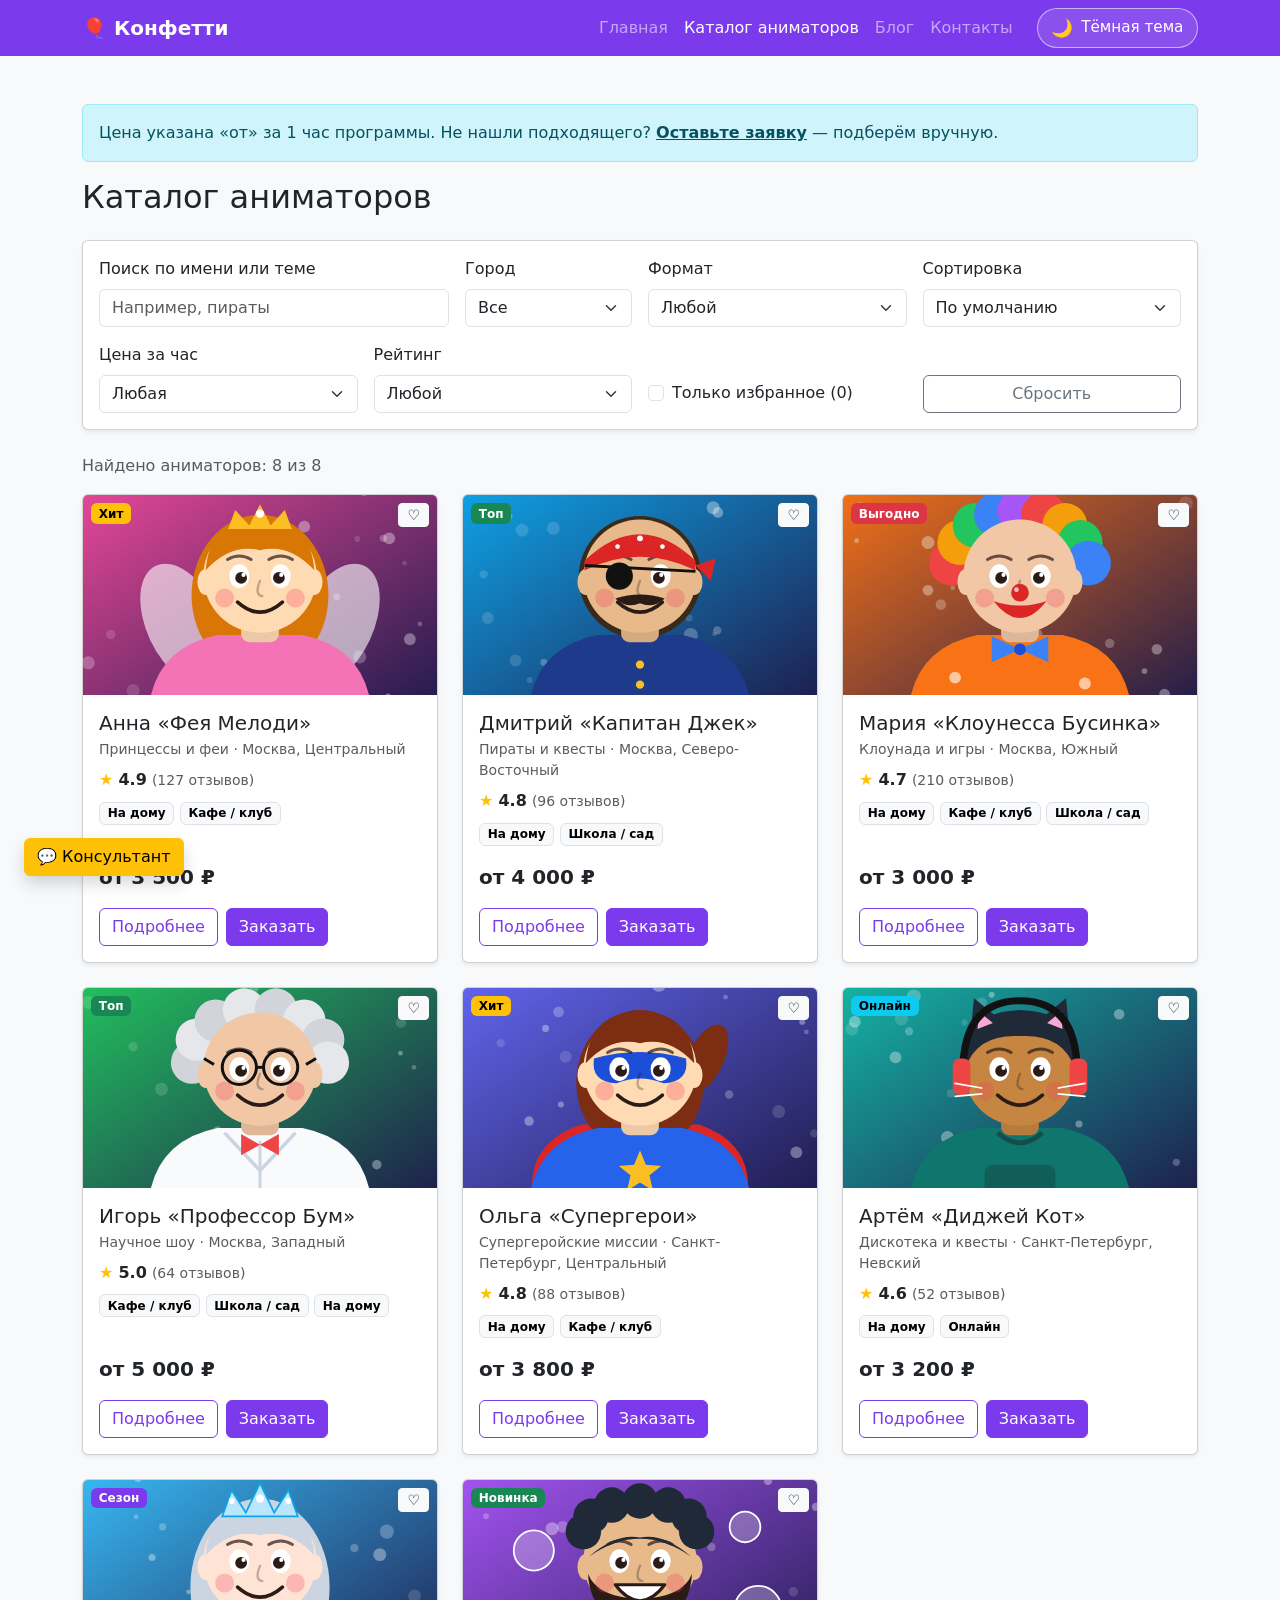
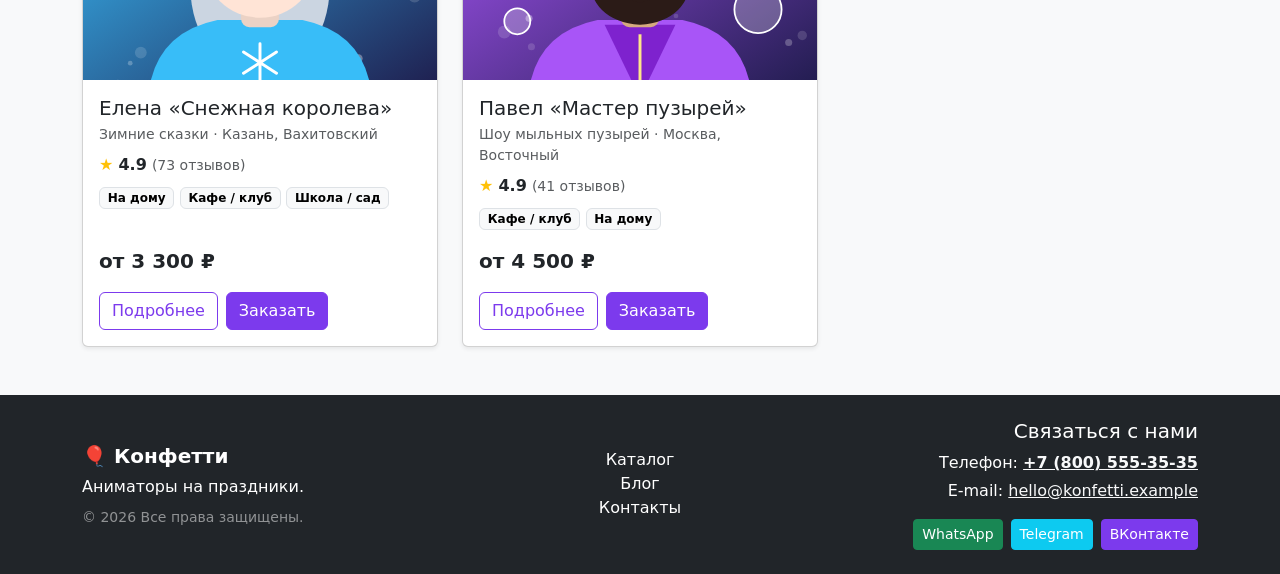
<file: catalog.html>
<!DOCTYPE html>
<html lang="ru">
  <head>
    <meta charset="UTF-8">
    <meta name="viewport" content="width=device-width, initial-scale=1.0">
    <title>Каталог аниматоров на детский праздник — цены и рейтинг</title>
    <meta
      name="description"
      content="Аниматоры для праздника на дому, в кафе, в школе или онлайн: рейтинг, отзывы, цены от 3000 ₽."
    >
    <meta property="og:title" content="Каталог аниматоров на детский праздник — цены и рейтинг">
    <meta
      property="og:description"
      content="Аниматоры для праздника на дому, в кафе, в школе или онлайн: рейтинг, отзывы, цены от 3000 ₽."
    >
    <meta property="og:type" content="website">
    <link
      href="https://cdn.jsdelivr.net/npm/bootstrap@5.3.8/dist/css/bootstrap.min.css"
      rel="stylesheet"
    >
    <link
      rel="icon"
      href="data:image/svg+xml,%3Csvg xmlns='http://www.w3.org/2000/svg' viewBox='0 0 100 100'%3E%3Ctext y='.9em' font-size='90'%3E🎈%3C/text%3E%3C/svg%3E"
    >
    <link rel="stylesheet" href="css/custom.css">
  </head>
  <body class="bg-light">
    <a class="visually-hidden-focusable" href="#main">Перейти к содержимому</a>

    <nav class="navbar navbar-expand-lg navbar-dark bg-primary sticky-top">
      <div class="container">
        <a class="navbar-brand fw-bold" href="index.html">🎈 Конфетти</a>
        <button
          class="navbar-toggler"
          type="button"
          data-bs-toggle="collapse"
          data-bs-target="#mainNavbar"
          aria-controls="mainNavbar"
          aria-expanded="false"
          aria-label="Переключить навигацию"
        >
          <span class="navbar-toggler-icon"></span>
        </button>
        <div class="collapse navbar-collapse" id="mainNavbar">
          <ul class="navbar-nav ms-auto align-items-lg-center">
            <li class="nav-item">
              <a class="nav-link" href="index.html">Главная</a>
            </li>
            <li class="nav-item">
              <a class="nav-link active" aria-current="page" href="catalog.html">
                Каталог аниматоров
              </a>
            </li>
            <li class="nav-item">
              <a class="nav-link" href="blog.html">Блог</a>
            </li>
            <li class="nav-item">
              <a class="nav-link" href="contacts.html">Контакты</a>
            </li>
            <li class="nav-item ms-lg-3 mt-2 mt-lg-0">
              <button id="themeToggle" class="theme-toggle" type="button"
                aria-label="Включить тёмную тему" aria-pressed="false">
                <span class="theme-icon" aria-hidden="true">🌙</span>
                <span class="d-none d-xl-inline">Тёмная тема</span>
              </button>
            </li>
          </ul>
        </div>
      </div>
    </nav>
    <main id="main" class="container my-5">
      <div class="alert alert-info" role="alert">
        Цена указана «от» за 1 час программы. Не нашли подходящего? <a href="contacts.html#order" class="alert-link">Оставьте заявку</a> — подберём вручную.
      </div>
      <h1 class="h2 mb-4">Каталог аниматоров</h1>

      <form class="card card-body shadow-sm mb-4" id="filters" aria-label="Фильтры каталога">
        <div class="row g-3">
          <div class="col-12 col-lg-4">
            <label class="form-label" for="fSearch">Поиск по имени или теме</label>
            <input class="form-control" id="fSearch" type="search" placeholder="Например, пираты">
          </div>
          <div class="col-6 col-lg-2">
            <label class="form-label" for="fCity">Город</label>
            <select class="form-select" id="fCity">
              <option value="">Все</option>
              <option>Москва</option>
              <option>Санкт-Петербург</option>
              <option>Казань</option>
            </select>
          </div>
          <div class="col-6 col-lg-3">
            <label class="form-label" for="fFormat">Формат</label>
            <select class="form-select" id="fFormat">
              <option value="">Любой</option>
              <option>На дому</option>
              <option>Кафе / клуб</option>
              <option>Школа / сад</option>
              <option>Онлайн</option>
            </select>
          </div>
          <div class="col-12 col-lg-3">
            <label class="form-label" for="fSort">Сортировка</label>
            <select class="form-select" id="fSort">
              <option value="default">По умолчанию</option>
              <option value="price-asc">Сначала дешевле</option>
              <option value="price-desc">Сначала дороже</option>
              <option value="rating">По рейтингу</option>
              <option value="reviews">По числу отзывов</option>
            </select>
          </div>
          <div class="col-6 col-lg-3">
            <label class="form-label" for="fPrice">Цена за час</label>
            <select class="form-select" id="fPrice">
              <option value="">Любая</option>
              <option value="3500">до 3 500 ₽</option>
              <option value="4000">до 4 000 ₽</option>
              <option value="5000">до 5 000 ₽</option>
            </select>
          </div>
          <div class="col-6 col-lg-3">
            <label class="form-label" for="fRating">Рейтинг</label>
            <select class="form-select" id="fRating">
              <option value="">Любой</option>
              <option value="4.7">от 4.7</option>
              <option value="4.8">от 4.8</option>
              <option value="4.9">от 4.9</option>
            </select>
          </div>
          <div class="col-6 col-lg-3 d-flex align-items-end">
            <div class="form-check mb-2">
              <input class="form-check-input" type="checkbox" id="fFavorite">
              <label class="form-check-label" for="fFavorite">
                Только избранное (<span id="favCount">0</span>)
              </label>
            </div>
          </div>
          <div class="col-6 col-lg-3 d-flex align-items-end">
            <button class="btn btn-outline-secondary w-100" type="reset">Сбросить</button>
          </div>
        </div>
      </form>
      <p class="text-muted" id="resultInfo" aria-live="polite"></p>
      <div class="alert alert-warning" id="emptyMessage" role="status" hidden>
        Ничего не найдено. Измените условия или сбросьте фильтры.
      </div>

      <div class="row g-4" id="list">
        <div
          class="col-12 col-md-6 col-lg-4"
          data-id="anna"
          data-search="анна «фея мелоди» принцессы и феи москва, центральный"
          data-city="Москва"
          data-formats="На дому|Кафе / клуб"
          data-price="3500"
          data-rating="4.9"
          data-reviews="127"
        >
          <div class="card h-100 shadow-sm">
            <div class="position-relative">
              <img
                src="images/anna.svg"
                class="card-img-top"
                width="600"
                height="400"
                alt="Аниматор Анна «Фея Мелоди»: Принцессы и феи"
                loading="lazy"
              >
              <span class="badge text-bg-warning position-absolute top-0 start-0 m-2">Хит</span>
            </div>
            <div class="card-body d-flex flex-column">
              <h2 class="h5 card-title mb-1">Анна «Фея Мелоди»</h2>
              <p class="text-muted small mb-2">Принцессы и феи · Москва, Центральный</p>
              <p class="mb-2">
                <span class="text-warning">★</span>
                <strong>4.9</strong>
                <span class="text-muted small">(127 отзывов)</span>
              </p>
              <p class="mb-3">
                <span class="badge text-bg-light border">На дому</span>
                <span class="badge text-bg-light border">Кафе / клуб</span>
              </p>
              <p class="fw-bold fs-5 mt-auto">от 3 500 ₽</p>
              <div class="d-flex gap-2">
                <a class="btn btn-outline-primary" href="animator.html?id=anna">Подробнее</a>
                <a class="btn btn-primary" href="contacts.html#order">Заказать</a>
              </div>
            </div>
          </div>
        </div>
        <div
          class="col-12 col-md-6 col-lg-4"
          data-id="dmitry"
          data-search="дмитрий «капитан джек» пираты и квесты москва, северо-восточный"
          data-city="Москва"
          data-formats="На дому|Школа / сад"
          data-price="4000"
          data-rating="4.8"
          data-reviews="96"
        >
          <div class="card h-100 shadow-sm">
            <div class="position-relative">
              <img
                src="images/dmitry.svg"
                class="card-img-top"
                width="600"
                height="400"
                alt="Аниматор Дмитрий «Капитан Джек»: Пираты и квесты"
                loading="lazy"
              >
              <span class="badge text-bg-success position-absolute top-0 start-0 m-2">Топ</span>
            </div>
            <div class="card-body d-flex flex-column">
              <h2 class="h5 card-title mb-1">Дмитрий «Капитан Джек»</h2>
              <p class="text-muted small mb-2">Пираты и квесты · Москва, Северо-Восточный</p>
              <p class="mb-2">
                <span class="text-warning">★</span>
                <strong>4.8</strong>
                <span class="text-muted small">(96 отзывов)</span>
              </p>
              <p class="mb-3">
                <span class="badge text-bg-light border">На дому</span>
                <span class="badge text-bg-light border">Школа / сад</span>
              </p>
              <p class="fw-bold fs-5 mt-auto">от 4 000 ₽</p>
              <div class="d-flex gap-2">
                <a class="btn btn-outline-primary" href="animator.html?id=dmitry">Подробнее</a>
                <a class="btn btn-primary" href="contacts.html#order">Заказать</a>
              </div>
            </div>
          </div>
        </div>
        <div
          class="col-12 col-md-6 col-lg-4"
          data-id="maria"
          data-search="мария «клоунесса бусинка» клоунада и игры москва, южный"
          data-city="Москва"
          data-formats="На дому|Кафе / клуб|Школа / сад"
          data-price="3000"
          data-rating="4.7"
          data-reviews="210"
        >
          <div class="card h-100 shadow-sm">
            <div class="position-relative">
              <img
                src="images/maria.svg"
                class="card-img-top"
                width="600"
                height="400"
                alt="Аниматор Мария «Клоунесса Бусинка»: Клоунада и игры"
                loading="lazy"
              >
              <span class="badge text-bg-danger position-absolute top-0 start-0 m-2">Выгодно</span>
            </div>
            <div class="card-body d-flex flex-column">
              <h2 class="h5 card-title mb-1">Мария «Клоунесса Бусинка»</h2>
              <p class="text-muted small mb-2">Клоунада и игры · Москва, Южный</p>
              <p class="mb-2">
                <span class="text-warning">★</span>
                <strong>4.7</strong>
                <span class="text-muted small">(210 отзывов)</span>
              </p>
              <p class="mb-3">
                <span class="badge text-bg-light border">На дому</span>
                <span class="badge text-bg-light border">Кафе / клуб</span>
                <span class="badge text-bg-light border">Школа / сад</span>
              </p>
              <p class="fw-bold fs-5 mt-auto">от 3 000 ₽</p>
              <div class="d-flex gap-2">
                <a class="btn btn-outline-primary" href="animator.html?id=maria">Подробнее</a>
                <a class="btn btn-primary" href="contacts.html#order">Заказать</a>
              </div>
            </div>
          </div>
        </div>
        <div
          class="col-12 col-md-6 col-lg-4"
          data-id="igor"
          data-search="игорь «профессор бум» научное шоу москва, западный"
          data-city="Москва"
          data-formats="Кафе / клуб|Школа / сад|На дому"
          data-price="5000"
          data-rating="5.0"
          data-reviews="64"
        >
          <div class="card h-100 shadow-sm">
            <div class="position-relative">
              <img
                src="images/igor.svg"
                class="card-img-top"
                width="600"
                height="400"
                alt="Аниматор Игорь «Профессор Бум»: Научное шоу"
                loading="lazy"
              >
              <span class="badge text-bg-success position-absolute top-0 start-0 m-2">Топ</span>
            </div>
            <div class="card-body d-flex flex-column">
              <h2 class="h5 card-title mb-1">Игорь «Профессор Бум»</h2>
              <p class="text-muted small mb-2">Научное шоу · Москва, Западный</p>
              <p class="mb-2">
                <span class="text-warning">★</span>
                <strong>5.0</strong>
                <span class="text-muted small">(64 отзывов)</span>
              </p>
              <p class="mb-3">
                <span class="badge text-bg-light border">Кафе / клуб</span>
                <span class="badge text-bg-light border">Школа / сад</span>
                <span class="badge text-bg-light border">На дому</span>
              </p>
              <p class="fw-bold fs-5 mt-auto">от 5 000 ₽</p>
              <div class="d-flex gap-2">
                <a class="btn btn-outline-primary" href="animator.html?id=igor">Подробнее</a>
                <a class="btn btn-primary" href="contacts.html#order">Заказать</a>
              </div>
            </div>
          </div>
        </div>
        <div
          class="col-12 col-md-6 col-lg-4"
          data-id="olga"
          data-search="ольга «супергерои» супергеройские миссии санкт-петербург, центральный"
          data-city="Санкт-Петербург"
          data-formats="На дому|Кафе / клуб"
          data-price="3800"
          data-rating="4.8"
          data-reviews="88"
        >
          <div class="card h-100 shadow-sm">
            <div class="position-relative">
              <img
                src="images/olga.svg"
                class="card-img-top"
                width="600"
                height="400"
                alt="Аниматор Ольга «Супергерои»: Супергеройские миссии"
                loading="lazy"
              >
              <span class="badge text-bg-warning position-absolute top-0 start-0 m-2">Хит</span>
            </div>
            <div class="card-body d-flex flex-column">
              <h2 class="h5 card-title mb-1">Ольга «Супергерои»</h2>
              <p class="text-muted small mb-2">
                Супергеройские миссии · Санкт-Петербург, Центральный
              </p>
              <p class="mb-2">
                <span class="text-warning">★</span>
                <strong>4.8</strong>
                <span class="text-muted small">(88 отзывов)</span>
              </p>
              <p class="mb-3">
                <span class="badge text-bg-light border">На дому</span>
                <span class="badge text-bg-light border">Кафе / клуб</span>
              </p>
              <p class="fw-bold fs-5 mt-auto">от 3 800 ₽</p>
              <div class="d-flex gap-2">
                <a class="btn btn-outline-primary" href="animator.html?id=olga">Подробнее</a>
                <a class="btn btn-primary" href="contacts.html#order">Заказать</a>
              </div>
            </div>
          </div>
        </div>
        <div
          class="col-12 col-md-6 col-lg-4"
          data-id="artem"
          data-search="артём «диджей кот» дискотека и квесты санкт-петербург, невский"
          data-city="Санкт-Петербург"
          data-formats="На дому|Онлайн"
          data-price="3200"
          data-rating="4.6"
          data-reviews="52"
        >
          <div class="card h-100 shadow-sm">
            <div class="position-relative">
              <img
                src="images/artem.svg"
                class="card-img-top"
                width="600"
                height="400"
                alt="Аниматор Артём «Диджей Кот»: Дискотека и квесты"
                loading="lazy"
              >
              <span class="badge text-bg-info position-absolute top-0 start-0 m-2">Онлайн</span>
            </div>
            <div class="card-body d-flex flex-column">
              <h2 class="h5 card-title mb-1">Артём «Диджей Кот»</h2>
              <p class="text-muted small mb-2">Дискотека и квесты · Санкт-Петербург, Невский</p>
              <p class="mb-2">
                <span class="text-warning">★</span>
                <strong>4.6</strong>
                <span class="text-muted small">(52 отзывов)</span>
              </p>
              <p class="mb-3">
                <span class="badge text-bg-light border">На дому</span>
                <span class="badge text-bg-light border">Онлайн</span>
              </p>
              <p class="fw-bold fs-5 mt-auto">от 3 200 ₽</p>
              <div class="d-flex gap-2">
                <a class="btn btn-outline-primary" href="animator.html?id=artem">Подробнее</a>
                <a class="btn btn-primary" href="contacts.html#order">Заказать</a>
              </div>
            </div>
          </div>
        </div>
        <div
          class="col-12 col-md-6 col-lg-4"
          data-id="elena"
          data-search="елена «снежная королева» зимние сказки казань, вахитовский"
          data-city="Казань"
          data-formats="На дому|Кафе / клуб|Школа / сад"
          data-price="3300"
          data-rating="4.9"
          data-reviews="73"
        >
          <div class="card h-100 shadow-sm">
            <div class="position-relative">
              <img
                src="images/elena.svg"
                class="card-img-top"
                width="600"
                height="400"
                alt="Аниматор Елена «Снежная королева»: Зимние сказки"
                loading="lazy"
              >
              <span class="badge text-bg-primary position-absolute top-0 start-0 m-2">Сезон</span>
            </div>
            <div class="card-body d-flex flex-column">
              <h2 class="h5 card-title mb-1">Елена «Снежная королева»</h2>
              <p class="text-muted small mb-2">Зимние сказки · Казань, Вахитовский</p>
              <p class="mb-2">
                <span class="text-warning">★</span>
                <strong>4.9</strong>
                <span class="text-muted small">(73 отзывов)</span>
              </p>
              <p class="mb-3">
                <span class="badge text-bg-light border">На дому</span>
                <span class="badge text-bg-light border">Кафе / клуб</span>
                <span class="badge text-bg-light border">Школа / сад</span>
              </p>
              <p class="fw-bold fs-5 mt-auto">от 3 300 ₽</p>
              <div class="d-flex gap-2">
                <a class="btn btn-outline-primary" href="animator.html?id=elena">Подробнее</a>
                <a class="btn btn-primary" href="contacts.html#order">Заказать</a>
              </div>
            </div>
          </div>
        </div>
        <div
          class="col-12 col-md-6 col-lg-4"
          data-id="pavel"
          data-search="павел «мастер пузырей» шоу мыльных пузырей москва, восточный"
          data-city="Москва"
          data-formats="Кафе / клуб|На дому"
          data-price="4500"
          data-rating="4.9"
          data-reviews="41"
        >
          <div class="card h-100 shadow-sm">
            <div class="position-relative">
              <img
                src="images/pavel.svg"
                class="card-img-top"
                width="600"
                height="400"
                alt="Аниматор Павел «Мастер пузырей»: Шоу мыльных пузырей"
                loading="lazy"
              >
              <span class="badge text-bg-success position-absolute top-0 start-0 m-2">Новинка</span>
            </div>
            <div class="card-body d-flex flex-column">
              <h2 class="h5 card-title mb-1">Павел «Мастер пузырей»</h2>
              <p class="text-muted small mb-2">Шоу мыльных пузырей · Москва, Восточный</p>
              <p class="mb-2">
                <span class="text-warning">★</span>
                <strong>4.9</strong>
                <span class="text-muted small">(41 отзывов)</span>
              </p>
              <p class="mb-3">
                <span class="badge text-bg-light border">Кафе / клуб</span>
                <span class="badge text-bg-light border">На дому</span>
              </p>
              <p class="fw-bold fs-5 mt-auto">от 4 500 ₽</p>
              <div class="d-flex gap-2">
                <a class="btn btn-outline-primary" href="animator.html?id=pavel">Подробнее</a>
                <a class="btn btn-primary" href="contacts.html#order">Заказать</a>
              </div>
            </div>
          </div>
        </div>
      </div>
    </main>

    <footer class="bg-dark text-white py-4 mt-5">
      <div class="container">
        <div class="row align-items-center g-4">
          <div class="col-12 col-md-4">
            <a
              class="fw-bold fs-5 text-white text-decoration-none"
              href="index.html"
            >🎈 Конфетти</a>
            <p class="mb-2 mt-1">Аниматоры на праздники.</p>
            <p class="mb-0 small text-white-50">&copy; 2026 Все права защищены.</p>
          </div>
          <nav class="col-12 col-md-4 text-md-center" aria-label="Навигация в подвале">
            <ul class="list-unstyled mb-0">
              <li><a class="text-white text-decoration-none" href="catalog.html">Каталог</a></li>
              <li><a class="text-white text-decoration-none" href="blog.html">Блог</a></li>
              <li><a class="text-white text-decoration-none" href="contacts.html">Контакты</a></li>
            </ul>
          </nav>
          <div class="col-12 col-md-4 text-md-end">
            <h2 class="h5">Связаться с нами</h2>
            <p class="mb-1">
              Телефон: <a href="tel:+78005553535" class="fw-bold link-light">+7 (800) 555-35-35</a>
            </p>
            <p class="mb-3">
              E-mail: <a href="mailto:hello@konfetti.example" class="link-light">
                hello@konfetti.example</a>
            </p>
            <div class="d-flex flex-wrap gap-2 justify-content-md-end">
              <a class="btn btn-success btn-sm" href="#" aria-label="WhatsApp">WhatsApp</a>
              <a class="btn btn-info btn-sm text-white" href="#" aria-label="Telegram">Telegram</a>
              <a class="btn btn-primary btn-sm" href="#" aria-label="ВКонтакте">ВКонтакте</a>
            </div>
          </div>
        </div>
      </div>
    </footer>

    <button
      class="to-top"
      id="toTop"
      type="button"
      aria-label="Наверх"
      title="Наверх"
    >
      <span aria-hidden="true">&uarr;</span>
    </button>
    <script src="https://cdn.jsdelivr.net/npm/bootstrap@5.3.8/dist/js/bootstrap.bundle.min.js"></script>
    <script src="js/main.js"></script>
    <script src="js/catalog.js"></script>
  </body>
</html>
</file>
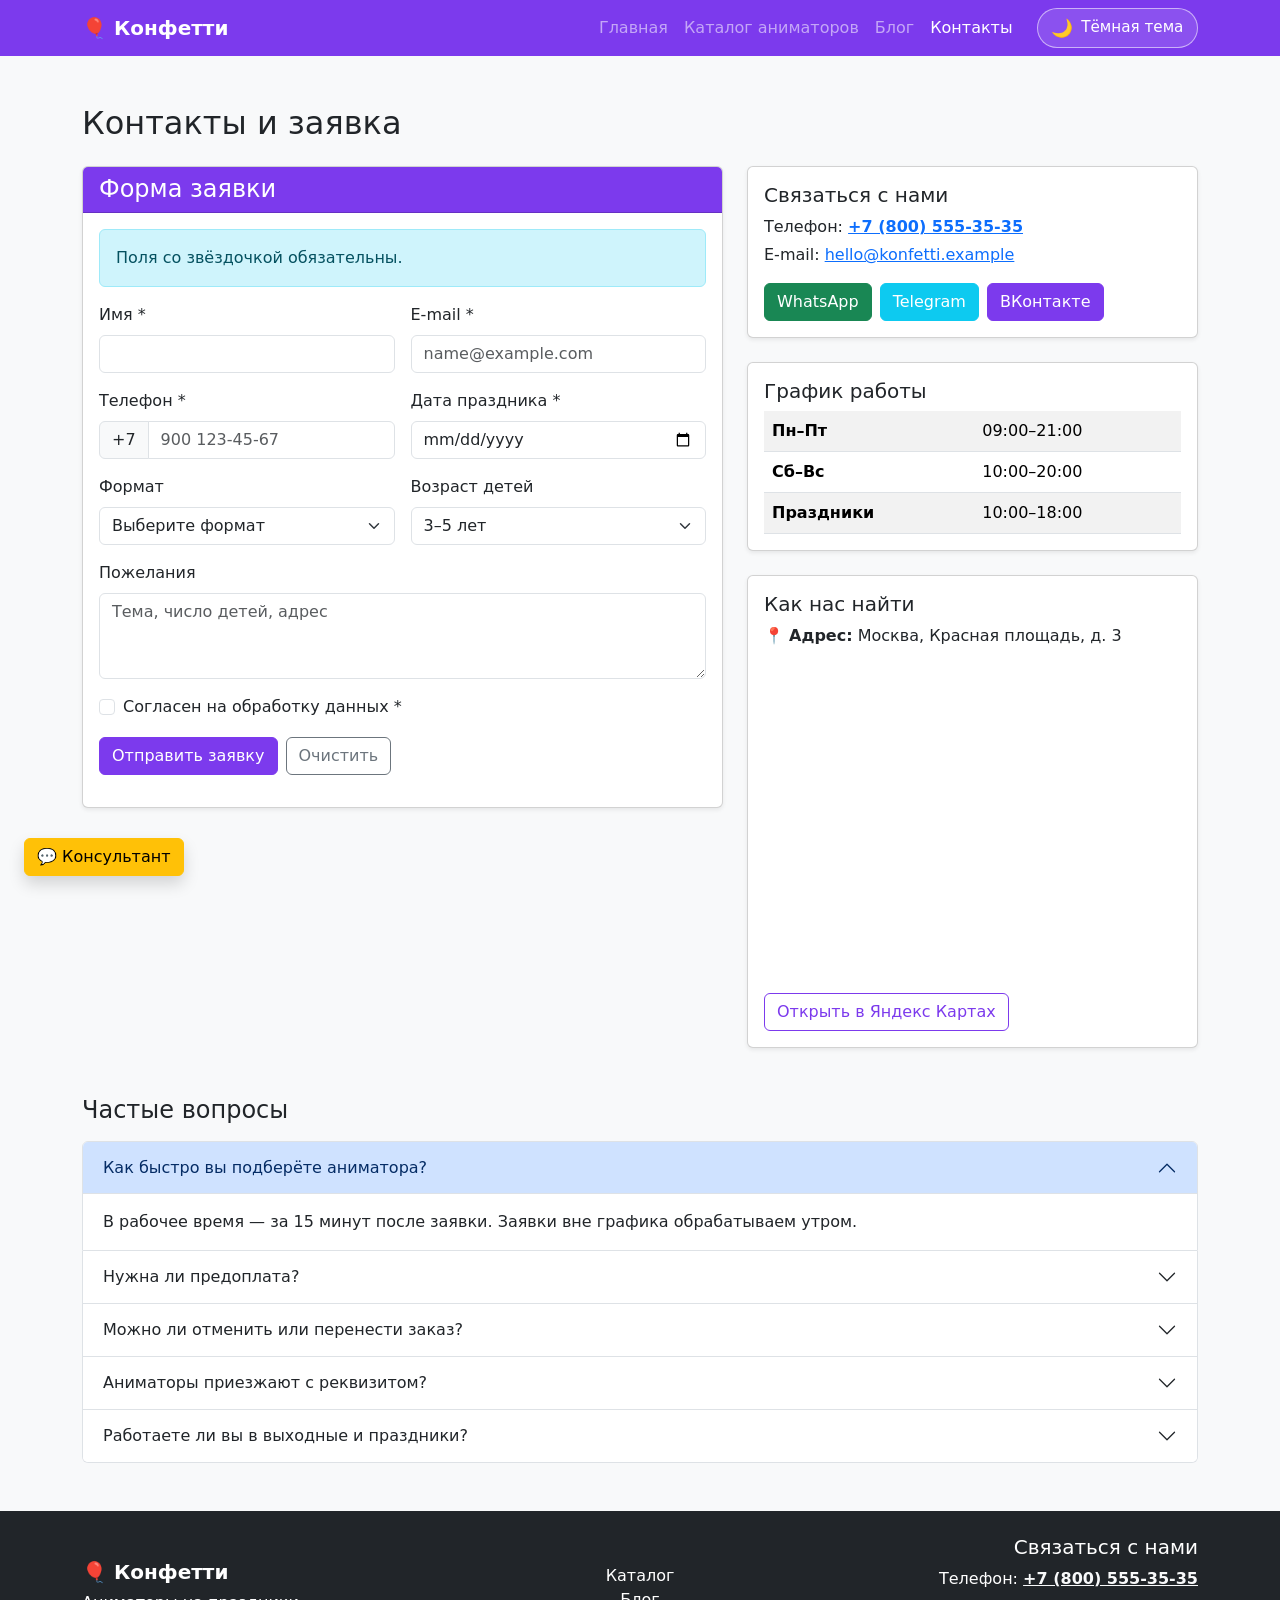
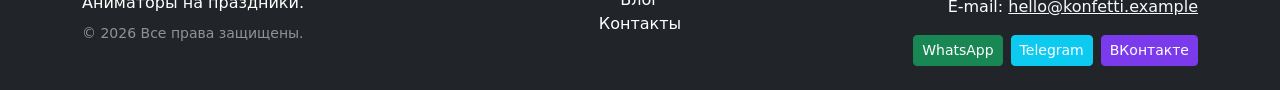
<file: contacts.html>
<!DOCTYPE html>
<html lang="ru">
  <head>
    <meta charset="UTF-8">
    <meta name="viewport" content="width=device-width, initial-scale=1.0">
    <title>Контакты и заявка на аниматора — Конфетти</title>
    <meta
      name="description"
      content="Телефон, мессенджеры, график работы и форма заявки на аниматора. Ответы на частые вопросы."
    >
    <meta property="og:title" content="Контакты и заявка на аниматора — Конфетти">
    <meta
      property="og:description"
      content="Телефон, мессенджеры, график работы и форма заявки на аниматора. Ответы на частые вопросы."
    >
    <meta property="og:type" content="website">
    <link
      href="https://cdn.jsdelivr.net/npm/bootstrap@5.3.8/dist/css/bootstrap.min.css"
      rel="stylesheet"
    >
    <link
      rel="icon"
      href="data:image/svg+xml,%3Csvg xmlns='http://www.w3.org/2000/svg' viewBox='0 0 100 100'%3E%3Ctext y='.9em' font-size='90'%3E🎈%3C/text%3E%3C/svg%3E"
    >
    <link rel="stylesheet" href="css/custom.css">
  </head>
  <body class="bg-light">
    <a class="visually-hidden-focusable" href="#main">Перейти к содержимому</a>

    <nav class="navbar navbar-expand-lg navbar-dark bg-primary sticky-top">
      <div class="container">
        <a class="navbar-brand fw-bold" href="index.html">🎈 Конфетти</a>
        <button
          class="navbar-toggler"
          type="button"
          data-bs-toggle="collapse"
          data-bs-target="#mainNavbar"
          aria-controls="mainNavbar"
          aria-expanded="false"
          aria-label="Переключить навигацию"
        >
          <span class="navbar-toggler-icon"></span>
        </button>
        <div class="collapse navbar-collapse" id="mainNavbar">
          <ul class="navbar-nav ms-auto align-items-lg-center">
            <li class="nav-item">
              <a class="nav-link" href="index.html">Главная</a>
            </li>
            <li class="nav-item">
              <a class="nav-link" href="catalog.html">Каталог аниматоров</a>
            </li>
            <li class="nav-item">
              <a class="nav-link" href="blog.html">Блог</a>
            </li>
            <li class="nav-item">
              <a class="nav-link active" aria-current="page" href="contacts.html">Контакты</a>
            </li>
            <li class="nav-item ms-lg-3 mt-2 mt-lg-0">
              <button id="themeToggle" class="theme-toggle" type="button"
                aria-label="Включить тёмную тему" aria-pressed="false">
                <span class="theme-icon" aria-hidden="true">🌙</span>
                <span class="d-none d-xl-inline">Тёмная тема</span>
              </button>
            </li>
          </ul>
        </div>
      </div>
    </nav>
    <main id="main" class="container my-5">
      <h1 class="h2 mb-4">Контакты и заявка</h1>
      <div class="row g-4">

        <div class="col-12 col-lg-7" id="order">
          <div class="card shadow-sm">
            <div class="card-header bg-primary text-white">
              <h2 class="h4 mb-0">Форма заявки</h2>
            </div>
            <div class="card-body">
              <div class="alert alert-info" role="alert">Поля со звёздочкой обязательны.</div>
              <form class="js-form" novalidate>
                <div class="row g-3">
                  <div class="col-12 col-md-6">
                    <label for="c-name" class="form-label">Имя *</label>
                    <input
                      id="c-name"
                      name="c-name"
                      type="text"
                      class="form-control"
                      placeholder=""
                      required
                    >
                    <div class="invalid-feedback">Укажите имя</div>
                  </div>
                  <div class="col-12 col-md-6">
                    <label for="c-email" class="form-label">E-mail *</label>
                    <input
                      id="c-email"
                      name="c-email"
                      type="email"
                      class="form-control"
                      placeholder="name@example.com"
                      maxlength="254"
                      pattern="[^\s@]+@[^\s@]+\.[A-Za-zА-Яа-яЁё]{2,}"
                      autocomplete="email"
                      required
                    >
                    <div class="invalid-feedback">
                      Введите корректный e-mail, например name@example.com
                    </div>
                  </div>
                  <div class="col-12 col-md-6">
                    <label for="c-phone" class="form-label">Телефон *</label>
                    <div class="input-group has-validation">
                      <span class="input-group-text">+7</span>
                      <input
                        id="c-phone"
                        name="phone"
                        type="tel"
                        class="form-control"
                        placeholder="900 123-45-67"
                        inputmode="numeric"
                        maxlength="13"
                        pattern="\d{3} \d{3}-\d{2}-\d{2}"
                        autocomplete="tel-national"
                        required
                      >
                      <div class="invalid-feedback">
                        Введите 10 цифр номера, например 900 123-45-67
                      </div>
                    </div>
                  </div>
                  <div class="col-12 col-md-6">
                    <label for="c-date" class="form-label">Дата праздника *</label>
                    <input
                      id="c-date"
                      name="c-date"
                      type="date"
                      class="form-control"
                      placeholder=""
                      required
                    >
                  </div>
                  <div class="col-12 col-md-6">
                    <label for="c-format" class="form-label">Формат</label>
                    <select id="c-format" name="format" class="form-select">
                      <option value="">Выберите формат</option>
                      <option value="home">На дому</option>
                      <option value="cafe">Кафе / клуб</option>
                      <option value="school">Школа / сад</option>
                      <option value="online">Онлайн</option>
                    </select>
                  </div>
                  <div class="col-12 col-md-6">
                    <label for="c-age" class="form-label">Возраст детей</label>
                    <select id="c-age" name="age" class="form-select">
                      <option>3–5 лет</option>
                      <option>6–8 лет</option>
                      <option>9–12 лет</option>
                      <option>13+ лет</option>
                    </select>
                  </div>
                  <div class="col-12">
                    <label for="c-comment" class="form-label">Пожелания</label>
                    <textarea
                      id="c-comment"
                      name="comment"
                      class="form-control"
                      rows="3"
                      placeholder="Тема, число детей, адрес"
                    ></textarea>
                  </div>
                  <div class="col-12">
                    <div class="form-check">
                      <input id="c-agree" class="form-check-input" type="checkbox" required>
                      <label class="form-check-label" for="c-agree">
                        Согласен на обработку данных *
                      </label>
                    </div>
                  </div>
                  <div class="col-12 d-flex gap-2">
                    <button class="btn btn-primary" type="submit">Отправить заявку</button>
                    <button class="btn btn-outline-secondary" type="reset">Очистить</button>
                  </div>
                  <div class="col-12 form-msg" aria-live="polite"></div>
                </div>
              </form>
            </div>
          </div>
        </div>

        <div class="col-12 col-lg-5">
          <div class="card shadow-sm mb-4">
            <div class="card-body">
              <h2 class="h5">Связаться с нами</h2>
              <p class="mb-1">
                Телефон: <a href="tel:+78005553535" class="fw-bold">+7 (800) 555-35-35</a>
              </p>
              <p>E-mail: <a href="mailto:hello@konfetti.example">hello@konfetti.example</a></p>
              <div class="d-flex flex-wrap gap-2">
                <a class="btn btn-success" href="#" aria-label="WhatsApp">WhatsApp</a>
                <a class="btn btn-info text-white" href="#" aria-label="Telegram">Telegram</a>
                <a class="btn btn-primary" href="#" aria-label="ВКонтакте">ВКонтакте</a>
              </div>
            </div>
          </div>
          <div class="card shadow-sm">
            <div class="card-body">
              <h2 class="h5">График работы</h2>
              <div class="table-responsive">
                <table class="table table-striped align-middle mb-0">
                  <tbody>
                    <tr>
                      <th scope="row">Пн–Пт</th>
                      <td>09:00–21:00</td>
                    </tr>
                    <tr>
                      <th scope="row">Сб–Вс</th>
                      <td>10:00–20:00</td>
                    </tr>
                    <tr>
                      <th scope="row">Праздники</th>
                      <td>10:00–18:00</td>
                    </tr>
                  </tbody>
                </table>
              </div>
            </div>
          </div>

          <div class="card shadow-sm mt-4" id="map">
            <div class="card-body">
              <h2 class="h5">Как нас найти</h2>
              <p class="mb-3">📍 <strong>Адрес:</strong> Москва, Красная площадь, д. 3</p>
              <div class="ratio ratio-4x3 rounded overflow-hidden bg-white mb-3">
                <iframe
                  class="border-0"
                  title="Карта: офис «Конфетти», Москва, Красная площадь, д. 3"
                  loading="lazy"
                  allowfullscreen
                  src="https://yandex.ru/map-widget/v1/?ll=37.6215%2C55.7547&amp;z=17&amp;pt=37.6215%2C55.7547%2Cpm2rdm"
                ></iframe>
              </div>
              <a
                class="btn btn-outline-primary"
                href="https://yandex.ru/maps/?ll=37.6215%2C55.7547&amp;z=17&amp;pt=37.6215%2C55.7547"
                target="_blank"
                rel="noopener"
              >Открыть в Яндекс Картах</a>
            </div>
          </div>
        </div>
      </div>

      <section class="my-5">
        <h2 class="h4 mb-3">Частые вопросы</h2>
        <div class="accordion" id="faqAccordion">
          <div class="accordion-item">
            <h3 class="accordion-header">
              <button
                class="accordion-button"
                type="button"
                data-bs-toggle="collapse"
                data-bs-target="#faq0"
                aria-expanded="true"
                aria-controls="faq0"
              >
                Как быстро вы подберёте аниматора?
              </button>
            </h3>
            <div id="faq0" class="accordion-collapse collapse show" data-bs-parent="#faqAccordion">
              <div class="accordion-body">
                В рабочее время — за 15 минут после заявки. Заявки вне графика обрабатываем утром.
              </div>
            </div>
          </div>
          <div class="accordion-item">
            <h3 class="accordion-header">
              <button
                class="accordion-button collapsed"
                type="button"
                data-bs-toggle="collapse"
                data-bs-target="#faq1"
                aria-expanded="false"
                aria-controls="faq1"
              >
                Нужна ли предоплата?
              </button>
            </h3>
            <div id="faq1" class="accordion-collapse collapse" data-bs-parent="#faqAccordion">
              <div class="accordion-body">
                Для брони даты — 20% после согласования программы. Остальное — по факту.
              </div>
            </div>
          </div>
          <div class="accordion-item">
            <h3 class="accordion-header">
              <button
                class="accordion-button collapsed"
                type="button"
                data-bs-toggle="collapse"
                data-bs-target="#faq2"
                aria-expanded="false"
                aria-controls="faq2"
              >
                Можно ли отменить или перенести заказ?
              </button>
            </h3>
            <div id="faq2" class="accordion-collapse collapse" data-bs-parent="#faqAccordion">
              <div class="accordion-body">Да, бесплатно — за 3 дня до праздника.</div>
            </div>
          </div>
          <div class="accordion-item">
            <h3 class="accordion-header">
              <button
                class="accordion-button collapsed"
                type="button"
                data-bs-toggle="collapse"
                data-bs-target="#faq3"
                aria-expanded="false"
                aria-controls="faq3"
              >
                Аниматоры приезжают с реквизитом?
              </button>
            </h3>
            <div id="faq3" class="accordion-collapse collapse" data-bs-parent="#faqAccordion">
              <div class="accordion-body">
                Да, костюм, музыка и игровой реквизит входят в цену программы.
              </div>
            </div>
          </div>
          <div class="accordion-item">
            <h3 class="accordion-header">
              <button
                class="accordion-button collapsed"
                type="button"
                data-bs-toggle="collapse"
                data-bs-target="#faq4"
                aria-expanded="false"
                aria-controls="faq4"
              >
                Работаете ли вы в выходные и праздники?
              </button>
            </h3>
            <div id="faq4" class="accordion-collapse collapse" data-bs-parent="#faqAccordion">
              <div class="accordion-body">
                Да, в выходные и праздники аниматоры работают по предварительной брони.
              </div>
            </div>
          </div>
        </div>
      </section>
    </main>

    <footer class="bg-dark text-white py-4 mt-5">
      <div class="container">
        <div class="row align-items-center g-4">
          <div class="col-12 col-md-4">
            <a
              class="fw-bold fs-5 text-white text-decoration-none"
              href="index.html"
            >🎈 Конфетти</a>
            <p class="mb-2 mt-1">Аниматоры на праздники.</p>
            <p class="mb-0 small text-white-50">&copy; 2026 Все права защищены.</p>
          </div>
          <nav class="col-12 col-md-4 text-md-center" aria-label="Навигация в подвале">
            <ul class="list-unstyled mb-0">
              <li><a class="text-white text-decoration-none" href="catalog.html">Каталог</a></li>
              <li><a class="text-white text-decoration-none" href="blog.html">Блог</a></li>
              <li><a class="text-white text-decoration-none" href="contacts.html">Контакты</a></li>
            </ul>
          </nav>
          <div class="col-12 col-md-4 text-md-end">
            <h2 class="h5">Связаться с нами</h2>
            <p class="mb-1">
              Телефон: <a href="tel:+78005553535" class="fw-bold link-light">+7 (800) 555-35-35</a>
            </p>
            <p class="mb-3">
              E-mail: <a href="mailto:hello@konfetti.example" class="link-light">
                hello@konfetti.example</a>
            </p>
            <div class="d-flex flex-wrap gap-2 justify-content-md-end">
              <a class="btn btn-success btn-sm" href="#" aria-label="WhatsApp">WhatsApp</a>
              <a class="btn btn-info btn-sm text-white" href="#" aria-label="Telegram">Telegram</a>
              <a class="btn btn-primary btn-sm" href="#" aria-label="ВКонтакте">ВКонтакте</a>
            </div>
          </div>
        </div>
      </div>
    </footer>

    <button
      class="to-top"
      id="toTop"
      type="button"
      aria-label="Наверх"
      title="Наверх"
    >
      <span aria-hidden="true">&uarr;</span>
    </button>
    <script src="https://cdn.jsdelivr.net/npm/bootstrap@5.3.8/dist/js/bootstrap.bundle.min.js"></script>
    <script src="js/main.js"></script>
  </body>
</html>
</file>
<file: css/custom.css>
:root {
  --brand: #7c3aed;
  --brand-hover: #6d28d9;
  --brand-active: #5b21b6;

  --bs-primary: var(--brand);
  --bs-primary-rgb: 124, 58, 237;
  --bs-link-color: var(--brand-hover);
  --bs-link-hover-color: var(--brand-active);
}



.btn-primary {
  --bs-btn-bg: var(--brand);
  --bs-btn-border-color: var(--brand);
  --bs-btn-hover-bg: var(--brand-hover);
  --bs-btn-hover-border-color: var(--brand-hover);
  --bs-btn-active-bg: var(--brand-active);
  --bs-btn-active-border-color: var(--brand-active);
}

.btn-outline-primary {
  --bs-btn-color: var(--brand);
  --bs-btn-border-color: var(--brand);
  --bs-btn-hover-bg: var(--brand);
  --bs-btn-hover-border-color: var(--brand);
  --bs-btn-active-bg: var(--brand-hover);
  --bs-btn-active-border-color: var(--brand-hover);
}



html {
  scroll-padding-top: 70px;
  scroll-behavior: smooth;
}

body {
  min-height: 100vh;
}


.hero {
  background: linear-gradient(135deg, #f3e8ff, #fef3c7);
}

.card-img-top {
  height: 200px;
  object-fit: cover;
}

.step-num {
  display: flex;
  align-items: center;
  justify-content: center;
  width: 44px;
  height: 44px;
  border-radius: 50%;
  background: var(--brand);
  color: #fff;
  font-weight: 700;
}



body {
  animation: page-fade-in 0.4s ease;
}

body.page-leave {
  opacity: 0;
  transition: opacity 0.3s ease;
}

@keyframes page-fade-in {
  from { opacity: 0; }
  to { opacity: 1; }
}



.to-top {
  position: fixed;
  right: 24px;
  bottom: 24px;
  z-index: 1030;
  display: flex;
  align-items: center;
  justify-content: center;
  width: 48px;
  height: 48px;
  border: 0;
  border-radius: 50%;
  background: var(--brand);
  color: #fff;
  font-size: 24px;
  line-height: 1;
  box-shadow: 0 4px 12px rgba(0, 0, 0, 0.25);
  cursor: pointer;
  opacity: 0;
  visibility: hidden;
  transform: translateY(12px);
  transition: opacity 0.3s, visibility 0.3s, transform 0.3s, background-color 0.2s;
}

.to-top.is-visible {
  opacity: 1;
  visibility: visible;
  transform: translateY(0);
}

.to-top:hover {
  background: var(--brand-hover);
}

.to-top:active {
  background: var(--brand-active);
}


:focus-visible {
  outline: 3px solid #f59e0b;
  outline-offset: 2px;
}

@media (prefers-reduced-motion: reduce) {
  html {
    scroll-behavior: auto;
  }

  body {
    animation: none;
  }

  .to-top {
    transition: none;
  }

  .fade,
  .carousel-item,
  .collapsing {
    transition: none !important;
  }
}



.fav-btn {
  line-height: 1;
}

.fav-btn.is-active {
  color: #dc3545;
}

.btn-outline-danger.fav-btn.is-active {
  background: #dc3545;
  color: #fff;
}



.consultant-toggle {
  position: fixed;
  left: 24px;
  bottom: 24px;
  z-index: 1030;
}

.consultant-panel {
  position: fixed;
  left: 24px; 
  bottom: 84px;
  z-index: 1031;
  width: min(340px, calc(100vw - 48px));
}

.consultant-log {
  display: flex;
  flex-direction: column;
  gap: 8px;
  height: 260px;
  overflow-y: auto;
}

.consultant-msg {
  max-width: 85%;
  padding: 8px 12px;
  border-radius: 12px;
  font-size: 0.9rem;
}

.consultant-msg.is-bot {
  align-self: flex-start;
  background: #f1f0f7;
}

.consultant-msg.is-user {
  align-self: flex-end;
  background: var(--brand);
  color: #fff;
}

.consultant-toggle,
.consultant-panel {
  left: 24px !important;
  right: auto !important;
}

/* Переключение цветовой темы */
html {
  color-scheme: light;
}

body,
.card,
.card-header,
.card-footer,
.form-control,
.form-select,
.input-group-text,
.table,
.dropdown-menu,
.modal-content,
.list-group-item,
.breadcrumb,
.nav-tabs .nav-link {
  transition:
    background-color 0.35s ease,
    color 0.35s ease,
    border-color 0.35s ease,
    box-shadow 0.35s ease;
}

.theme-toggle {
  display: inline-flex;
  align-items: center;
  justify-content: center;
  gap: 0.5rem;
  min-width: 44px;
  border: 1px solid rgba(255,255,255,.55);
  border-radius: 999px;
  padding: 0.4rem 0.85rem;
  color: #fff;
  background: rgba(255,255,255,.12);
  font-size: .95rem;
  line-height: 1.4;
  transition: background-color .25s ease, transform .25s ease, border-color .25s ease;
}
.theme-toggle:hover {
  color: #fff;
  background: rgba(255,255,255,.24);
  transform: translateY(-1px);
}
.theme-toggle:active { transform: scale(.96); }
.theme-toggle .theme-icon {
  display: inline-block;
  font-size: 1.1rem;
  transition: transform .35s ease;
}
.theme-toggle:hover .theme-icon { transform: rotate(18deg); }

html[data-bs-theme="dark"] {
  color-scheme: dark;
}
html[data-bs-theme="dark"] body,
html[data-bs-theme="dark"] body.bg-light {
  background-color: #171923 !important;
  color: #e7e9f2;
}
html[data-bs-theme="dark"] .bg-light {
  background-color: #202331 !important;
}
html[data-bs-theme="dark"] .bg-white {
  background-color: #242838 !important;
}
html[data-bs-theme="dark"] .card,
html[data-bs-theme="dark"] .card-body,
html[data-bs-theme="dark"] .card-footer,
html[data-bs-theme="dark"] .card-header:not(.bg-primary) {
  background-color: #242838;
  color: #e7e9f2;
  border-color: #3a4053;
}
html[data-bs-theme="dark"] .text-muted {
  color: #aeb5c7 !important;
}
html[data-bs-theme="dark"] .text-dark {
  color: #e7e9f2 !important;
}
html[data-bs-theme="dark"] .border,
html[data-bs-theme="dark"] .border-top,
html[data-bs-theme="dark"] .border-bottom {
  border-color: #3a4053 !important;
}
html[data-bs-theme="dark"] .table {
  --bs-table-color: #e7e9f2;
  --bs-table-bg: #242838;
  --bs-table-striped-bg: #2b3042;
  --bs-table-striped-color: #e7e9f2;
  --bs-table-border-color: #3a4053;
}
html[data-bs-theme="dark"] .form-control,
html[data-bs-theme="dark"] .form-select,
html[data-bs-theme="dark"] .input-group-text {
  background-color: #1c2030;
  color: #e7e9f2;
  border-color: #454c62;
}
html[data-bs-theme="dark"] .form-control::placeholder {
  color: #929bb0;
}
html[data-bs-theme="dark"] .form-control:focus,
html[data-bs-theme="dark"] .form-select:focus {
  background-color: #202536;
  color: #fff;
}
html[data-bs-theme="dark"] .form-check-input {
  background-color: #1c2030;
  border-color: #69728a;
}
html[data-bs-theme="dark"] .breadcrumb-item,
html[data-bs-theme="dark"] .breadcrumb-item.active {
  color: #aeb5c7;
}
html[data-bs-theme="dark"] .breadcrumb-item + .breadcrumb-item::before {
  color: #8992a8;
}
html[data-bs-theme="dark"] .nav-tabs {
  border-color: #3a4053;
}
html[data-bs-theme="dark"] .nav-tabs .nav-link {
  color: #c5cadd;
}
html[data-bs-theme="dark"] .nav-tabs .nav-link.active {
  color: #fff;
  background-color: #242838;
  border-color: #3a4053 #3a4053 #242838;
}
html[data-bs-theme="dark"] .tab-content {
  background-color: #242838;
  border-color: #3a4053 !important;
}
html[data-bs-theme="dark"] .hero {
  background: linear-gradient(135deg, #302449, #3b3426);
}
html[data-bs-theme="dark"] .alert-info {
  --bs-alert-color: #b9dfff;
  --bs-alert-bg: #1d3549;
  --bs-alert-border-color: #31536c;
}
html[data-bs-theme="dark"] .alert-warning {
  --bs-alert-color: #ffe2a3;
  --bs-alert-bg: #40351f;
  --bs-alert-border-color: #68552b;
}
html[data-bs-theme="dark"] .alert-success {
  --bs-alert-color: #b8efcf;
  --bs-alert-bg: #1d3a2d;
  --bs-alert-border-color: #315d47;
}
html[data-bs-theme="dark"] .consultant-msg.is-bot {
  background: #353b50;
  color: #e7e9f2;
}
html[data-bs-theme="dark"] .ratio iframe {
  background: #fff;
}
html[data-bs-theme="dark"] .btn-close:not(.btn-close-white) {
  filter: invert(1) grayscale(100%) brightness(200%);
}

@media (prefers-reduced-motion: reduce) {
  body, .card, .card-header, .card-footer, .form-control, .form-select,
  .input-group-text, .table, .theme-toggle, .theme-toggle .theme-icon {
    transition: none !important;
  }
}
</file>
